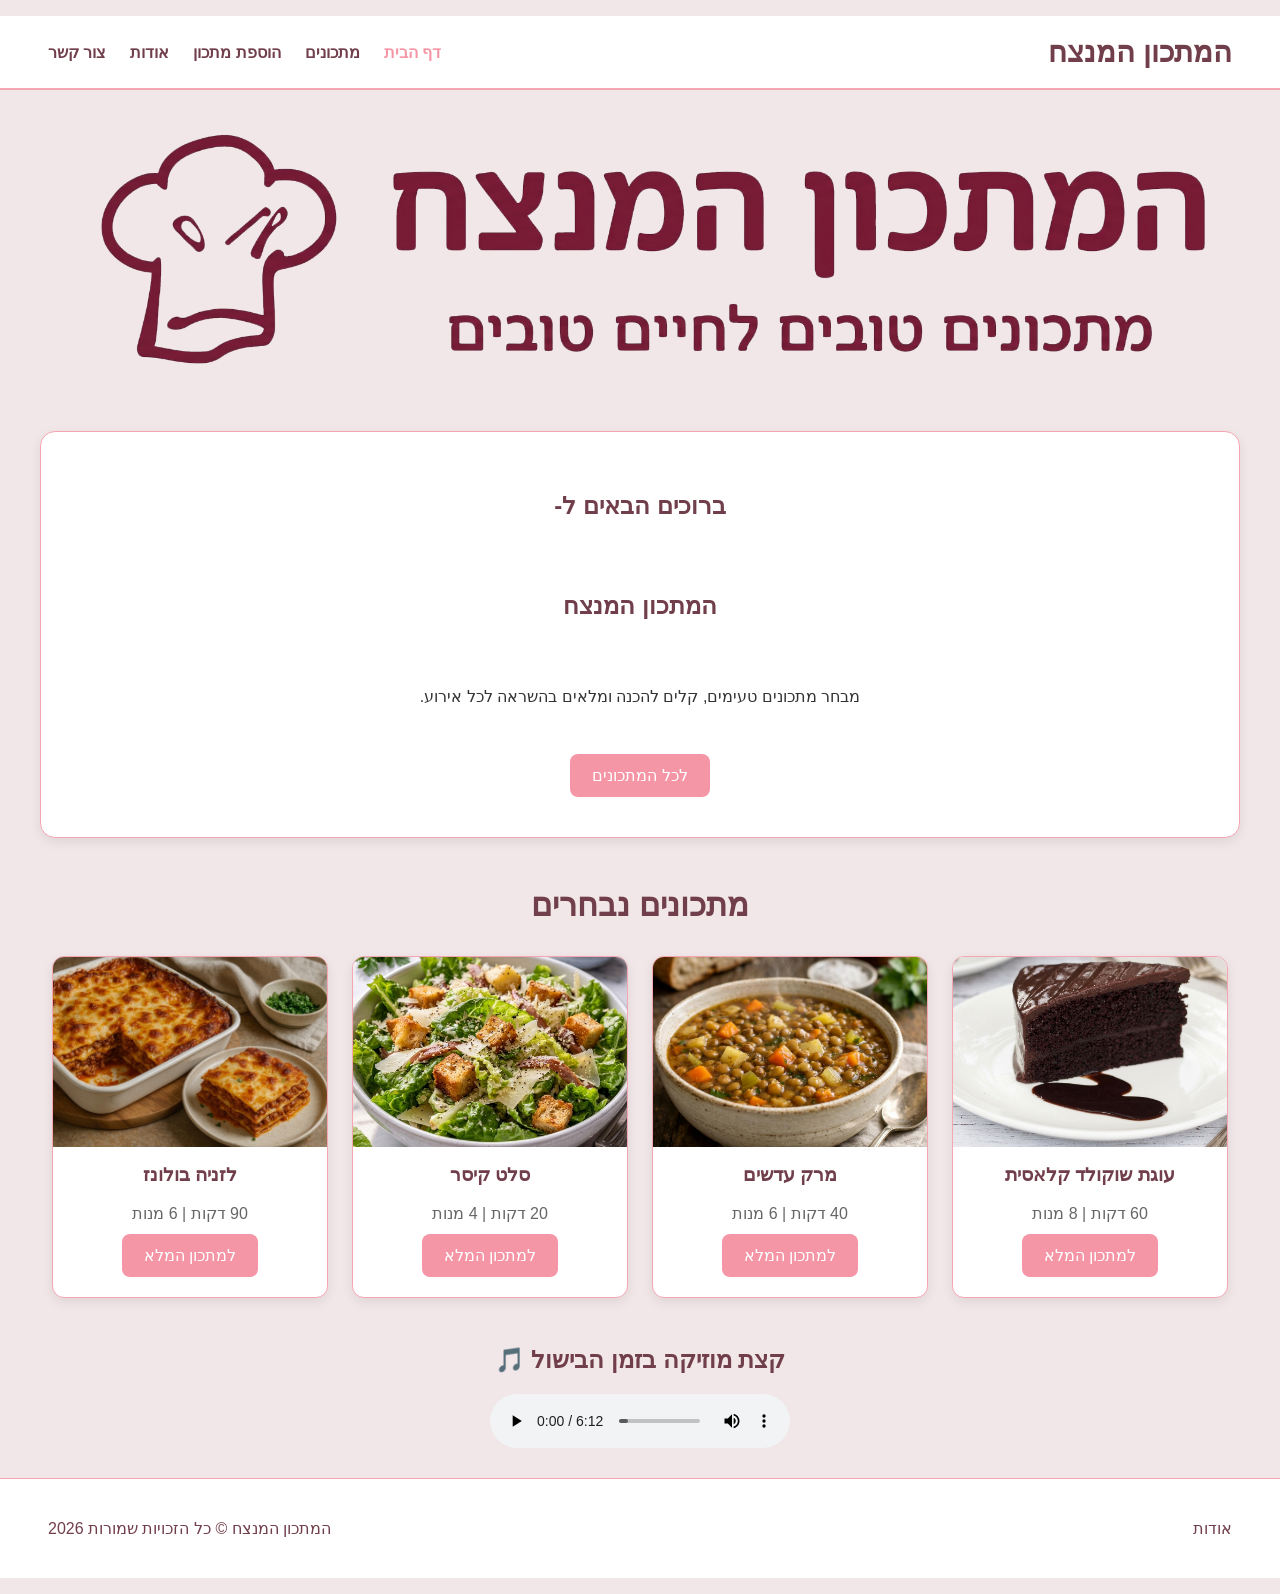
<file: index.html>
<!DOCTYPE html>
<html lang="he" dir="rtl">

<head>
    <meta charset="UTF-8">
    <meta name="viewport" content="width=device-width, initial-scale=1.0">
    <title>המתכון המנצח</title>
      <!-- לוגו לדפדפן -->
    <link rel="icon" href="favicon.ico">
    <link rel="stylesheet" href="css/index.css">
</head>

<body>

    <!-- כותרת האתר -->
    <header>
    <div class="logo">
        <a href="index.html">המתכון המנצח</a>
    </div>

        <nav>
            <a href="index.html" class="active">דף הבית</a>
            <a href="pages/recipes.html">מתכונים</a>
            <a href="pages/add-recipe.html">הוספת מתכון</a>
            <a href="pages/about.html">אודות</a>
            <a href="pages/contact.html">צור קשר</a>
        </nav>
    </header>

    <!-- תוכן ראשי -->
    <main>

        <!-- אזור פתיחה -->
        <section>
            <div class="welcome1">
                <!-- לוגו לדף הבית -->
                <img src="images/logo.png" alt="הלוגו של המתכון המנצח">
            </div>
            <div class="welcome2">
                <h2>ברוכים הבאים ל-</h2>
                <h1>המתכון המנצח</h1>
                <p>מבחר מתכונים טעימים, קלים להכנה ומלאים בהשראה לכל אירוע.</p>
            
                <a href="pages/recipes.html" class="button">לכל המתכונים</a>            
            </div>
        </section>

        <!-- מתכונים נבחרים -->
        <section class="recipes">

            <h2>מתכונים נבחרים</h2>

            <div class="recipes-grid">

                <div class="recipe-card">
                    <img src="images/recipe1.jpg" alt="עוגת שוקולד">
                    <h3>עוגת שוקולד קלאסית</h3>
                    <p>60 דקות | 8 מנות</p>
                    <a href="pages/recipe1.html" class="button">למתכון המלא</a>                
                </div>

                <div class="recipe-card">
                    <img src="images/recipe2.jpg" alt="מרק עדשים">
                    <h3>מרק עדשים</h3>
                    <p>40 דקות | 6 מנות</p>
                    <a href="pages/recipe2.html" class="button">למתכון המלא</a>
                </div>

                <div class="recipe-card">
                    <img src="images/recipe3.jpg" alt="סלט קיסר">
                    <h3>סלט קיסר</h3>
                    <p>20 דקות | 4 מנות</p>
                    <a href="pages/recipe3.html" class="button">למתכון המלא</a>
                </div>

                <div class="recipe-card">
                    <img src="images/recipe4.jpg" alt="לזניה">
                    <h3>לזניה בולונז</h3>
                    <p>90 דקות | 6 מנות</p>
                    <a href="pages/recipe4.html" class="button">למתכון המלא</a>
                </div>

            </div>

        </section>

                <!-- מוזיקה -->
        <section class="music">

            <h2>קצת מוזיקה בזמן הבישול 🎵</h2>

            <audio controls>
                <source src="files/music.mp3" type="audio/mpeg">
                הדפדפן שלך לא תומך בהשמעת קובצי שמע.
            </audio>

            <!-- <a href="files/music.mp3" download class="download-button">
                הורדת קובץ השמע
            </a> -->

        </section>

    </main>

    <!-- תחתית האתר -->
    <footer>
        <a href="pages/about.html">אודות</a>
        <p>המתכון המנצח © כל הזכויות שמורות 2026</p>
    </footer>

</body>

</html>
</file>
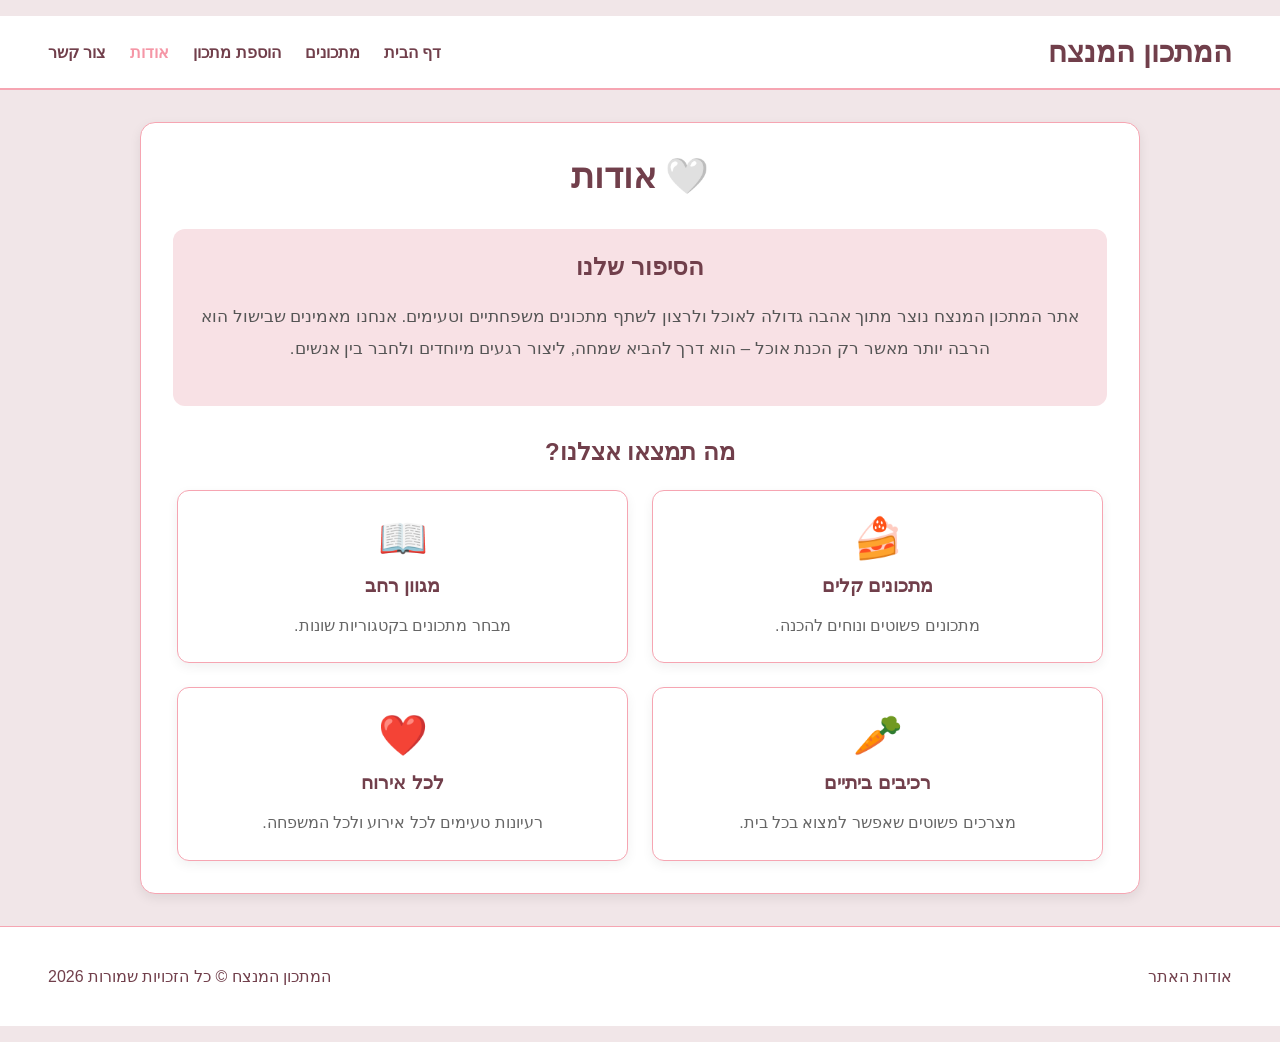
<file: about.html>
<!DOCTYPE html>
<html lang="he" dir="rtl">

<head>
    <meta charset="UTF-8">
    <meta name="viewport" content="width=device-width, initial-scale=1.0">
    <title>אודות | המתכון המנצח</title>
    <link rel="icon" href="../favicon.ico">
   <link rel="stylesheet" href="../css/index.css">
</head>

<body>

    <!-- כותרת האתר -->
    <header>
          <div class="logo">
                <a href="../index.html">המתכון המנצח</a>
                <link rel="stylesheet" href="../css/about.css">
          </div>

        <nav>
            <a href="../index.html">דף הבית</a>
            <a href="recipes.html">מתכונים</a>
            <a href="add-recipe.html">הוספת מתכון</a>
            <a href="about.html" class="active">אודות</a>
            <a href="contact.html">צור קשר</a>
        </nav>
    </header>

    <!-- תוכן ראשי -->
    <main>

        <!-- אזור אודות -->
        <section class="about">

            <h1>🤍 אודות</h1>

            <div class="about-content">

                <h2>הסיפור שלנו</h2>

                <p>
                    אתר המתכון המנצח נוצר מתוך אהבה גדולה לאוכל
                    ולרצון לשתף מתכונים משפחתיים וטעימים.
                    אנחנו מאמינים שבישול הוא הרבה יותר
                    מאשר רק הכנת אוכל – הוא דרך להביא שמחה,
                    ליצור רגעים מיוחדים ולחבר בין אנשים.
                </p>

            </div>

            <!-- היתרונות של האתר -->
            <section class="advantages">

                <h2>מה תמצאו אצלנו?</h2>

                <div class="advantages-grid">

                    <div class="advantage-card">
                        <div class="advantage-icon">🍰</div>
                        <h3>מתכונים קלים</h3>
                        <p>מתכונים פשוטים ונוחים להכנה.</p>
                    </div>

                    <div class="advantage-card">
                        <div class="advantage-icon">📖</div>
                        <h3>מגוון רחב</h3>
                        <p>מבחר מתכונים בקטגוריות שונות.</p>
                    </div>

                    <div class="advantage-card">
                        <div class="advantage-icon">🥕</div>
                        <h3>רכיבים ביתיים</h3>
                        <p>מצרכים פשוטים שאפשר למצוא בכל בית.</p>
                    </div>

                    <div class="advantage-card">
                        <div class="advantage-icon">❤️</div>
                        <h3>לכל אירוח</h3>
                        <p>רעיונות טעימים לכל אירוע ולכל המשפחה.</p>
                    </div>

                </div>

            </section>

        </section>

    </main>

    <!-- תחתית האתר -->
    <footer>
        <a href="about.html">אודות האתר</a>
        <p>המתכון המנצח © כל הזכויות שמורות 2026</p>
    </footer>

</body>

</html>
</file>
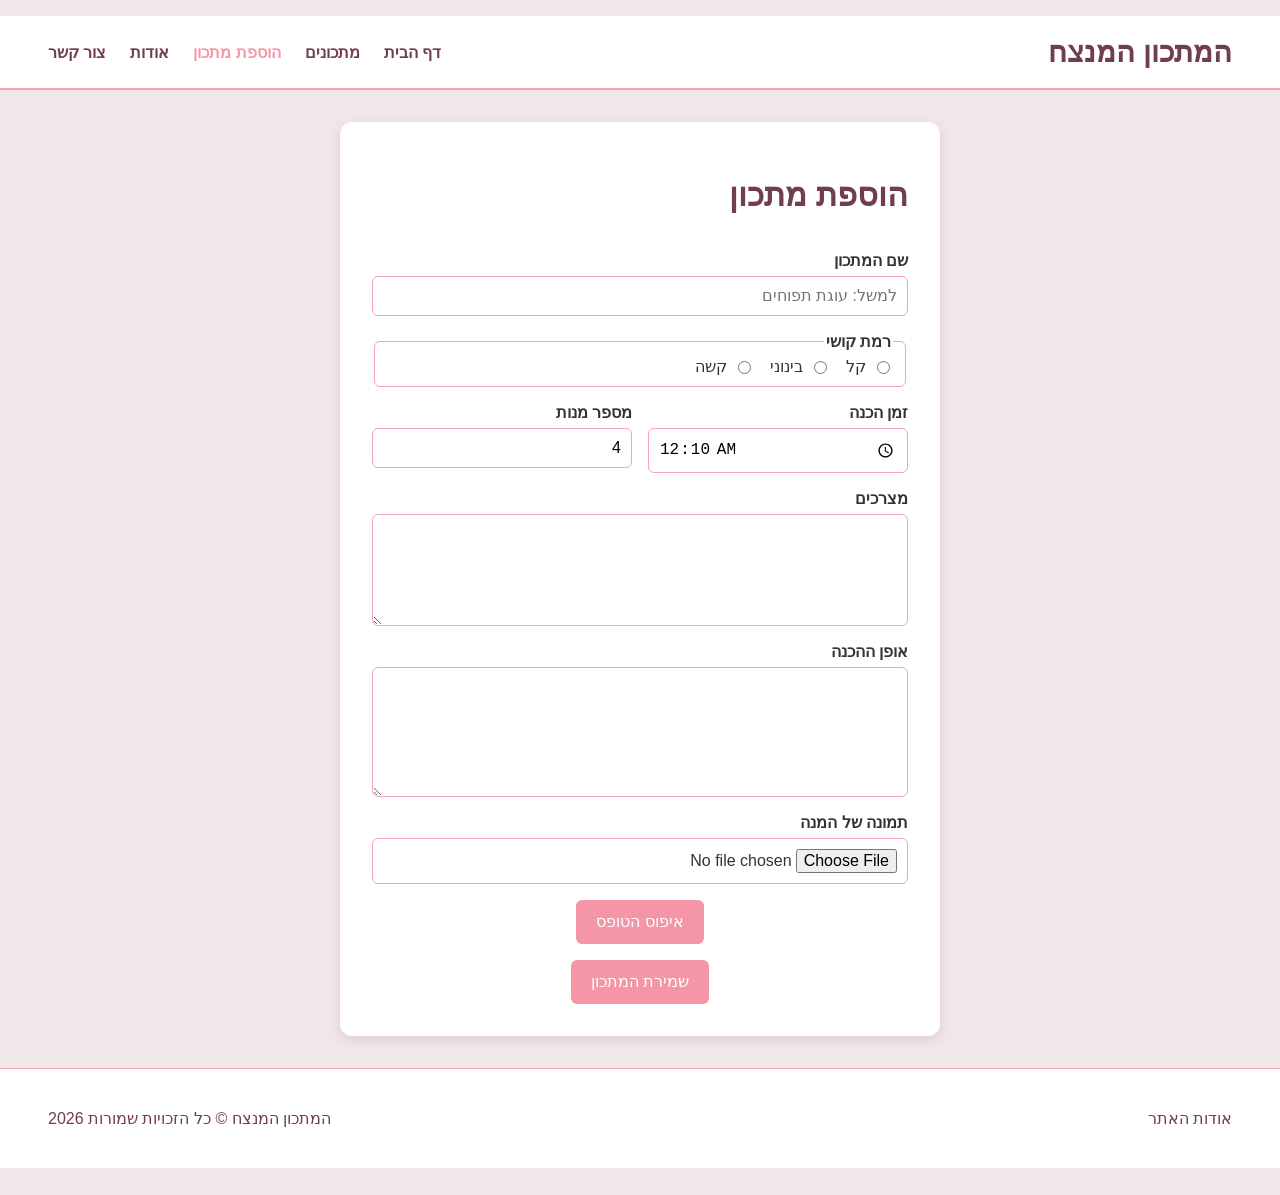
<file: add-recipe.html>
<!DOCTYPE html>
<html lang="he" dir="rtl">

<head>
    <meta charset="UTF-8">
    <meta name="viewport" content="width=device-width, initial-scale=1.0">

    <title>הוספת מתכון | המתכון המנצח</title>

    <link rel="icon" href="../favicon.ico">
    <link rel="stylesheet" href="../css/index.css">
    <link rel="stylesheet" href="../css/add-recipe.css">
</head>

<body>

    <header>
        <div class="logo">
            <a href="../index.html">המתכון המנצח</a>
        </div>

        <nav>
            <a href="../index.html">דף הבית</a>
            <a href="recipes.html">מתכונים</a>
            <a href="add-recipe.html" class="active">הוספת מתכון</a>
            <a href="about.html">אודות</a>
            <a href="contact.html">צור קשר</a>
        </nav>
    </header>

    <main>

        <form action="success.html" method="get">

            <h1>הוספת מתכון</h1>

            <!-- שם המתכון -->
            <div class="field">
                <label for="title">שם המתכון</label>
                <input
                    type="text"
                    id="title"
                    name="title"
                    placeholder="למשל: עוגת תפוחים"
                    required>
            </div>

                <!-- רמת קושי -->
                <div class="field">
                    <fieldset>
                        <legend>רמת קושי</legend>

                        <div class="options">

                            <label class="option">
                                <input type="radio" name="difficulty" value="easy" required>
                                קל
                            </label>

                            <label class="option">
                                <input type="radio" name="difficulty" value="medium">
                                בינוני
                            </label>

                            <label class="option">
                                <input type="radio" name="difficulty" value="hard">
                                קשה
                            </label>

                        </div>
                    </fieldset>
                </div>

            <!-- זמן הכנה וכמות מנות -->
            <div class="row">

                <div class="field">
                    <label for="time">זמן הכנה</label>
                    <input
                        type="time"
                        id="time"
                        name="time"
                        value="00:10"
                        max="05:00"
                        required>
                </div>

                <div class="field">
                    <label for="servings">מספר מנות</label>
                    <input
                        type="number"
                        id="servings"
                        name="servings"
                        min="1"
                        max="50"
                        value="4"
                        required>
                </div>

            </div>

            <!-- מצרכים -->
            <div class="field">
                <label for="ingredients">מצרכים</label>
                <textarea
                    id="ingredients"
                    name="ingredients"
                    rows="5"
                    required></textarea>
            </div>

            <!-- אופן ההכנה -->
            <div class="field">
                <label for="steps">אופן ההכנה</label>
                <textarea
                    id="steps"
                    name="steps"
                    rows="6"
                    required></textarea>
            </div>

            <!-- תמונת המתכון -->
            <div class="field">
                <label for="img">תמונה של המנה</label>
                <input
                    type="file"
                    id="img"
                    name="img"
                    accept="image/*">
            </div>

            <!-- כפתורים -->
            <button type="reset">איפוס הטופס</button>
            <button type="submit">שמירת המתכון</button>

        </form>

    </main>

    <footer>
        <a href="about.html">אודות האתר</a>
        <p>המתכון המנצח © כל הזכויות שמורות 2026</p>
    </footer>

</body>
</html>
</file>
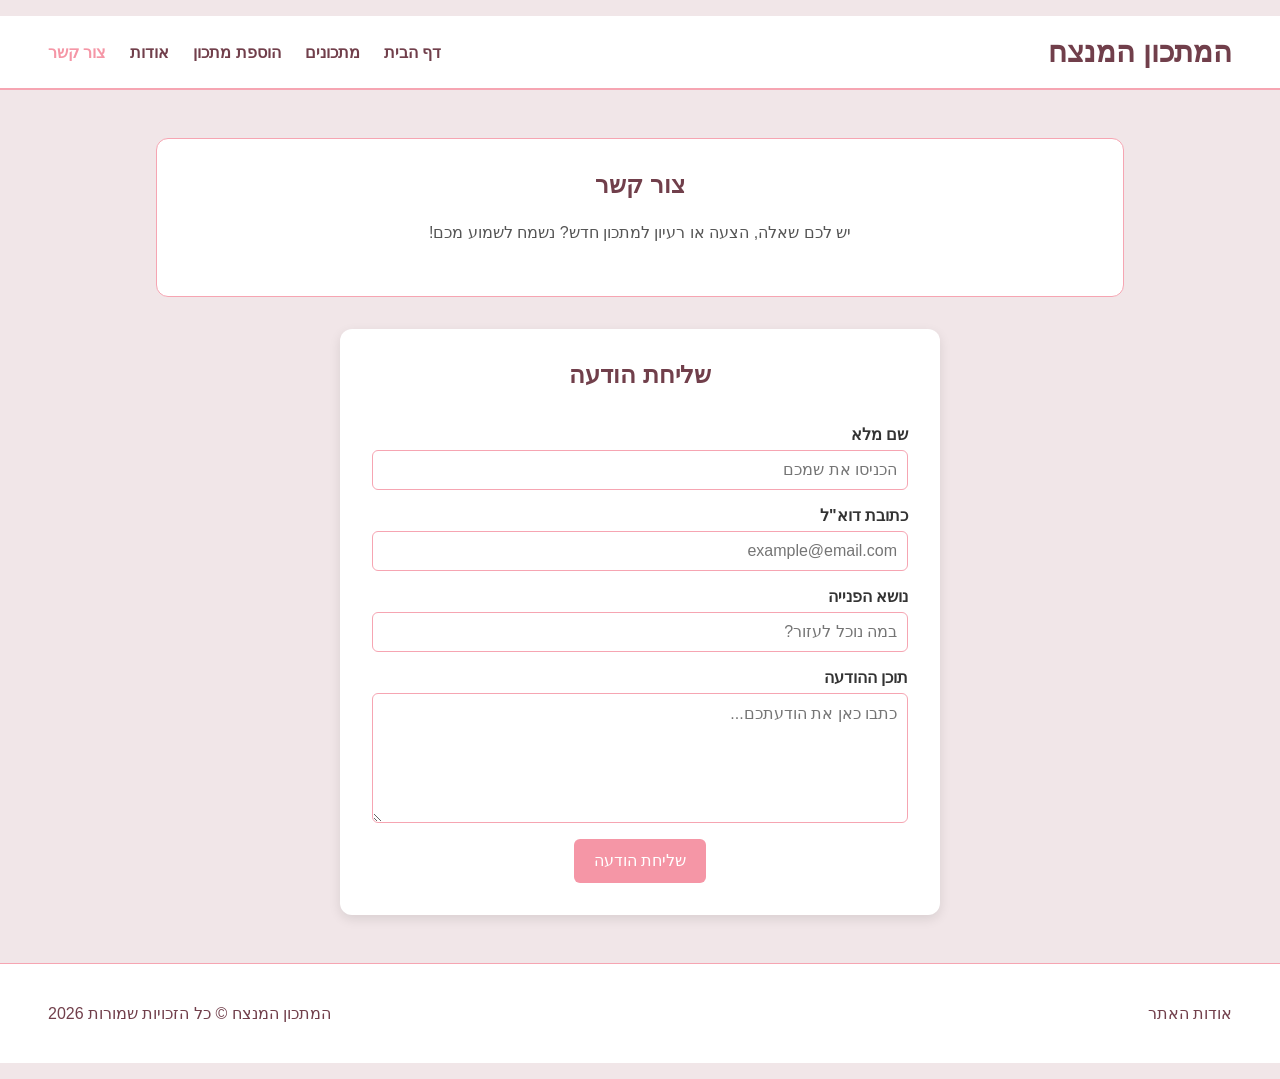
<file: contact.html>
<!DOCTYPE html>
<html lang="he" dir="rtl">

<head>
    <meta charset="UTF-8">
    <meta name="viewport" content="width=device-width, initial-scale=1.0">

    <title>צור קשר | המתכון המנצח</title>

    <link rel="icon" href="../favicon.ico">
    <link rel="stylesheet" href="../css/index.css">
    <link rel="stylesheet" href="../css/contact.css">
</head>

<body>

    <header>
        <div class="logo">
            <a href="../index.html">המתכון המנצח</a>
        </div>

        <nav>
            <a href="../index.html">דף הבית</a>
            <a href="recipes.html">מתכונים</a>
            <a href="add-recipe.html">הוספת מתכון</a>
            <a href="about.html">אודות</a>
            <a href="contact.html" class="active">צור קשר</a>
        </nav>
    </header>

    <main class="contact-page">

        <section class="contact-intro">
            <h1>צור קשר</h1>
            <p>
                יש לכם שאלה, הצעה או רעיון למתכון חדש?
                נשמח לשמוע מכם!
            </p>
        </section>

        <form action="#" method="get">

            <h2>שליחת הודעה</h2>

            <div class="field">
                <label for="name">שם מלא</label>
                <input
                    type="text"
                    id="name"
                    name="name"
                    placeholder="הכניסו את שמכם"
                    required>
            </div>

            <div class="field">
                <label for="email">כתובת דוא"ל</label>
                <input
                    type="email"
                    id="email"
                    name="email"
                    placeholder="example@email.com"
                    required>
            </div>

            <div class="field">
                <label for="subject">נושא הפנייה</label>
                <input
                    type="text"
                    id="subject"
                    name="subject"
                    placeholder="במה נוכל לעזור?"
                    required>
            </div>

            <div class="field">
                <label for="message">תוכן ההודעה</label>
                <textarea
                    id="message"
                    name="message"
                    rows="6"
                    placeholder="כתבו כאן את הודעתכם..."
                    required></textarea>
            </div>

            <button type="submit">שליחת הודעה</button>

        </form>

    </main>

    <footer>
        <a href="about.html">אודות האתר</a>
        <p>המתכון המנצח © כל הזכויות שמורות 2026</p>
    </footer>

</body>
</html>
</file>
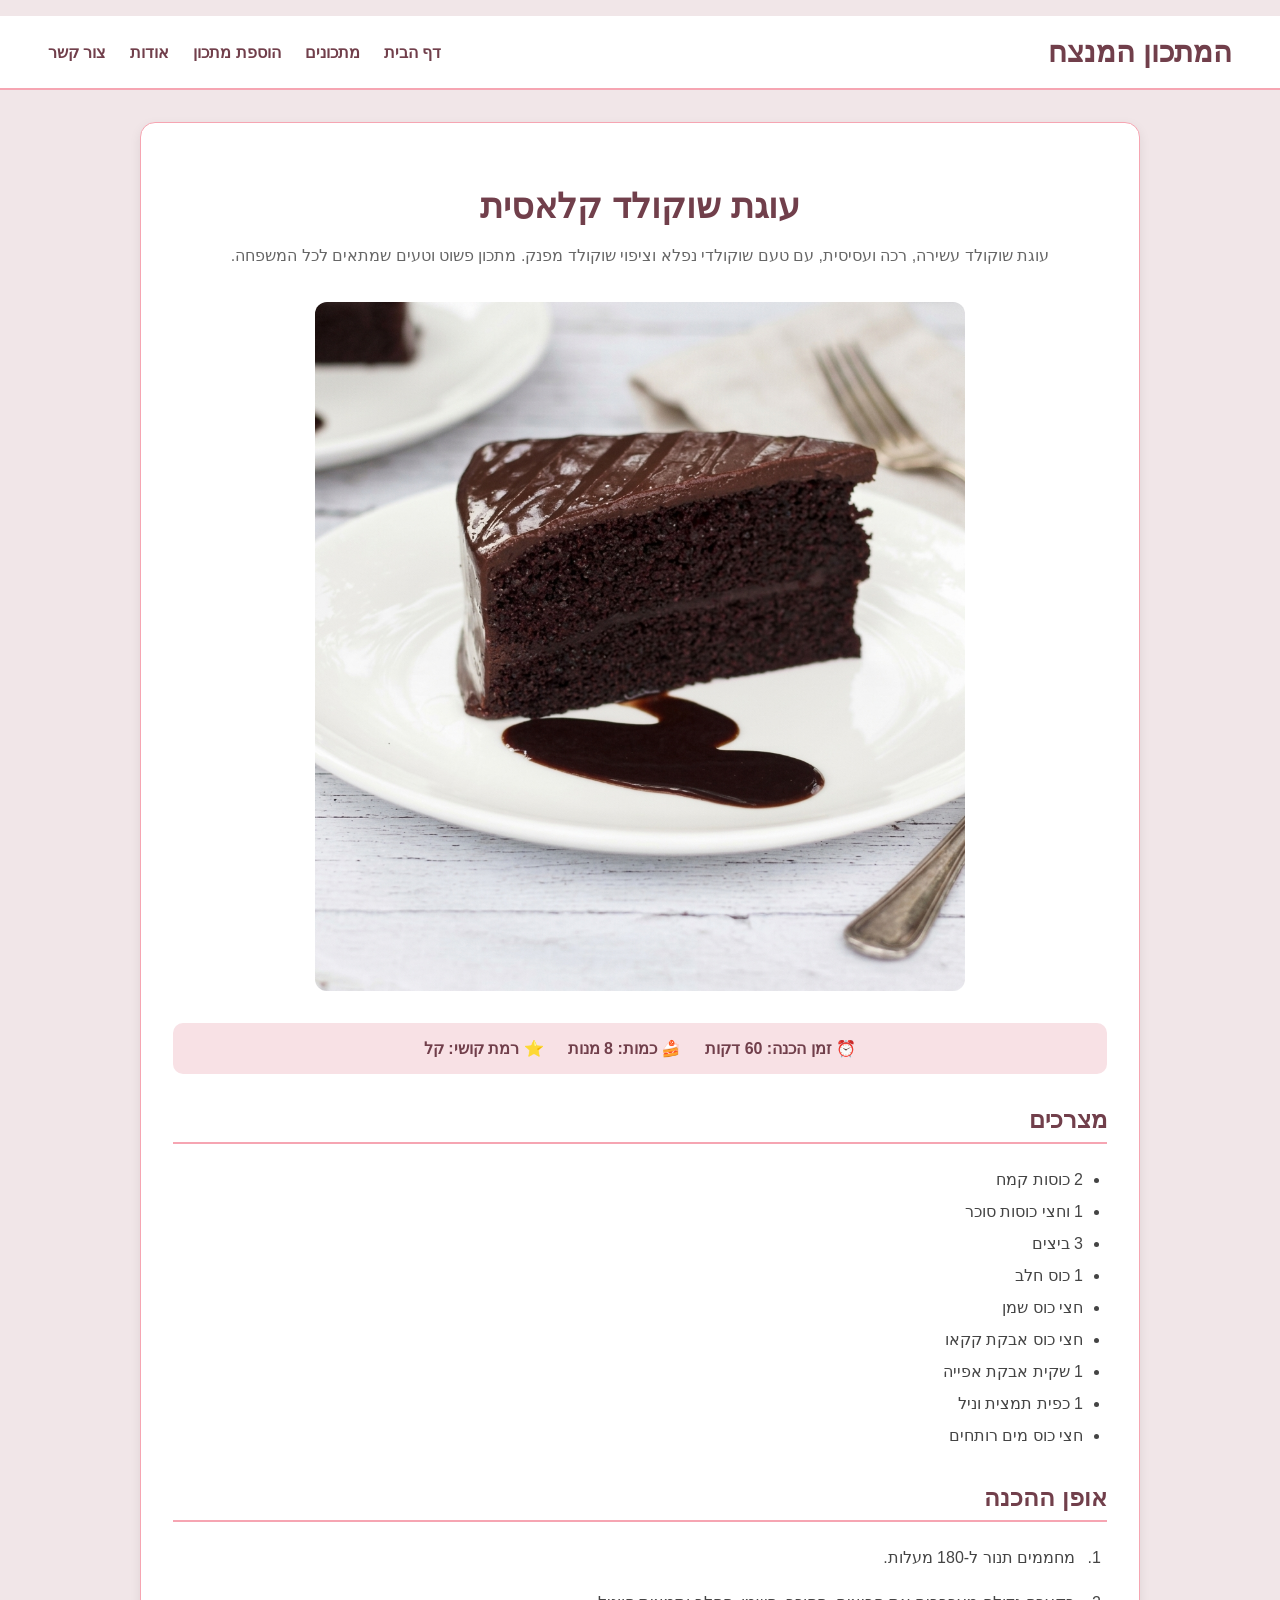
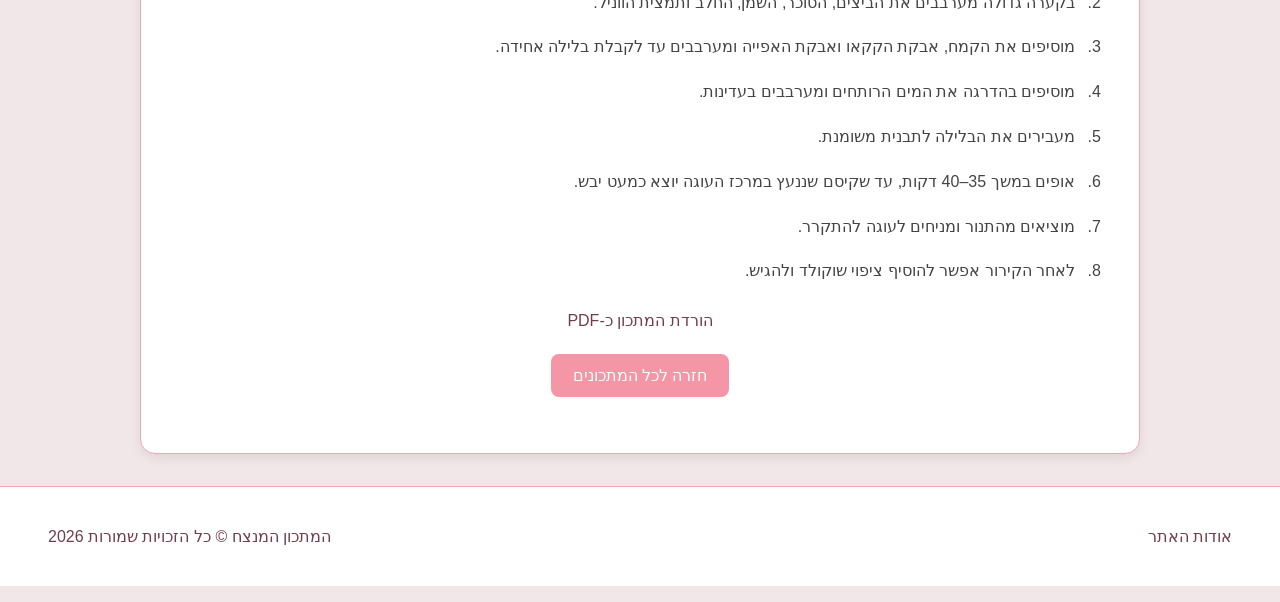
<file: recipe1.html>
<!DOCTYPE html>
<html lang="he" dir="rtl">

<head>
    <meta charset="UTF-8">
    <meta name="viewport" content="width=device-width, initial-scale=1.0">

    <title>עוגת שוקולד קלאסית | המתכון המנצח</title>

    <link rel="icon" href="../favicon.ico">
    <link rel="stylesheet" href="../css/index.css">
    <link rel="stylesheet" href="../css/recipe.css">
</head>

<body>

    <!-- כותרת האתר -->
    <header>
        <div class="logo">
            <a href="../index.html">המתכון המנצח</a>
        </div>

        <nav>
            <a href="../index.html">דף הבית</a>
            <a href="recipes.html">מתכונים</a>
            <a href="add-recipe.html">הוספת מתכון</a>
            <a href="about.html">אודות</a>
            <a href="contact.html">צור קשר</a>
        </nav>
    </header>

    <!-- תוכן המתכון -->
    <main class="recipe-page">

        <article>

             <!-- לוגו שיופיע בקובץ ה-PDF -->
             <div class="print-logo">
                 <img src="../images/logo.png" alt="הלוגו של המתכון המנצח">
             </div>


            <div class="recipe-header">
                <h1>עוגת שוקולד קלאסית</h1>

                <p>
                    עוגת שוקולד עשירה, רכה ועסיסית,
                    עם טעם שוקולדי נפלא וציפוי שוקולד מפנק.
                    מתכון פשוט וטעים שמתאים לכל המשפחה.
                </p>
            </div>

            <img
                src="../images/recipe1.jpg"
                alt="עוגת שוקולד קלאסית"
                class="recipe-image"
            >

            <!-- פרטי המתכון -->
            <div class="recipe-details">
                <p>⏰ זמן הכנה: 60 דקות</p>
                <p>🍰 כמות: 8 מנות</p>
                <p>⭐ רמת קושי: קל</p>
            </div>

            <!-- מצרכים -->
            <section>
                <h2>מצרכים</h2>

                <ul class="ingredients-list">
                    <li>2 כוסות קמח</li>
                    <li>1 וחצי כוסות סוכר</li>
                    <li>3 ביצים</li>
                    <li>1 כוס חלב</li>
                    <li>חצי כוס שמן</li>
                    <li>חצי כוס אבקת קקאו</li>
                    <li>1 שקית אבקת אפייה</li>
                    <li>1 כפית תמצית וניל</li>
                    <li>חצי כוס מים רותחים</li>
                </ul>
            </section>

            <!-- אופן ההכנה -->
            <section>
                <h2>אופן ההכנה</h2>

                <ol class="instructions-list">
                    <li>מחממים תנור ל-180 מעלות.</li>

                    <li>
                        בקערה גדולה מערבבים את הביצים,
                        הסוכר, השמן, החלב ותמצית הווניל.
                    </li>

                    <li>
                        מוסיפים את הקמח, אבקת הקקאו
                        ואבקת האפייה ומערבבים עד לקבלת בלילה אחידה.
                    </li>

                    <li>
                        מוסיפים בהדרגה את המים הרותחים
                        ומערבבים בעדינות.
                    </li>

                    <li>
                        מעבירים את הבלילה לתבנית משומנת.
                    </li>

                    <li>
                        אופים במשך 35–40 דקות,
                        עד שקיסם שננעץ במרכז העוגה יוצא כמעט יבש.
                    </li>

                    <li>
                        מוציאים מהתנור ומניחים לעוגה להתקרר.
                    </li>

                    <li>
                        לאחר הקירור אפשר להוסיף ציפוי שוקולד
                        ולהגיש.
                    </li>
                </ol>
            </section>

        </article>

        <a href="../files/recipe1.pdf"
        class="download-button"
        download>
            הורדת המתכון כ-PDF
        </a>

        <a href="recipes.html" class="button">חזרה לכל המתכונים</a>

    </main>

    <!-- תחתית האתר -->
    <footer>
        <a href="about.html">אודות האתר</a>
        <p>המתכון המנצח © כל הזכויות שמורות 2026</p>
    </footer>

</body>
</html>
</file>
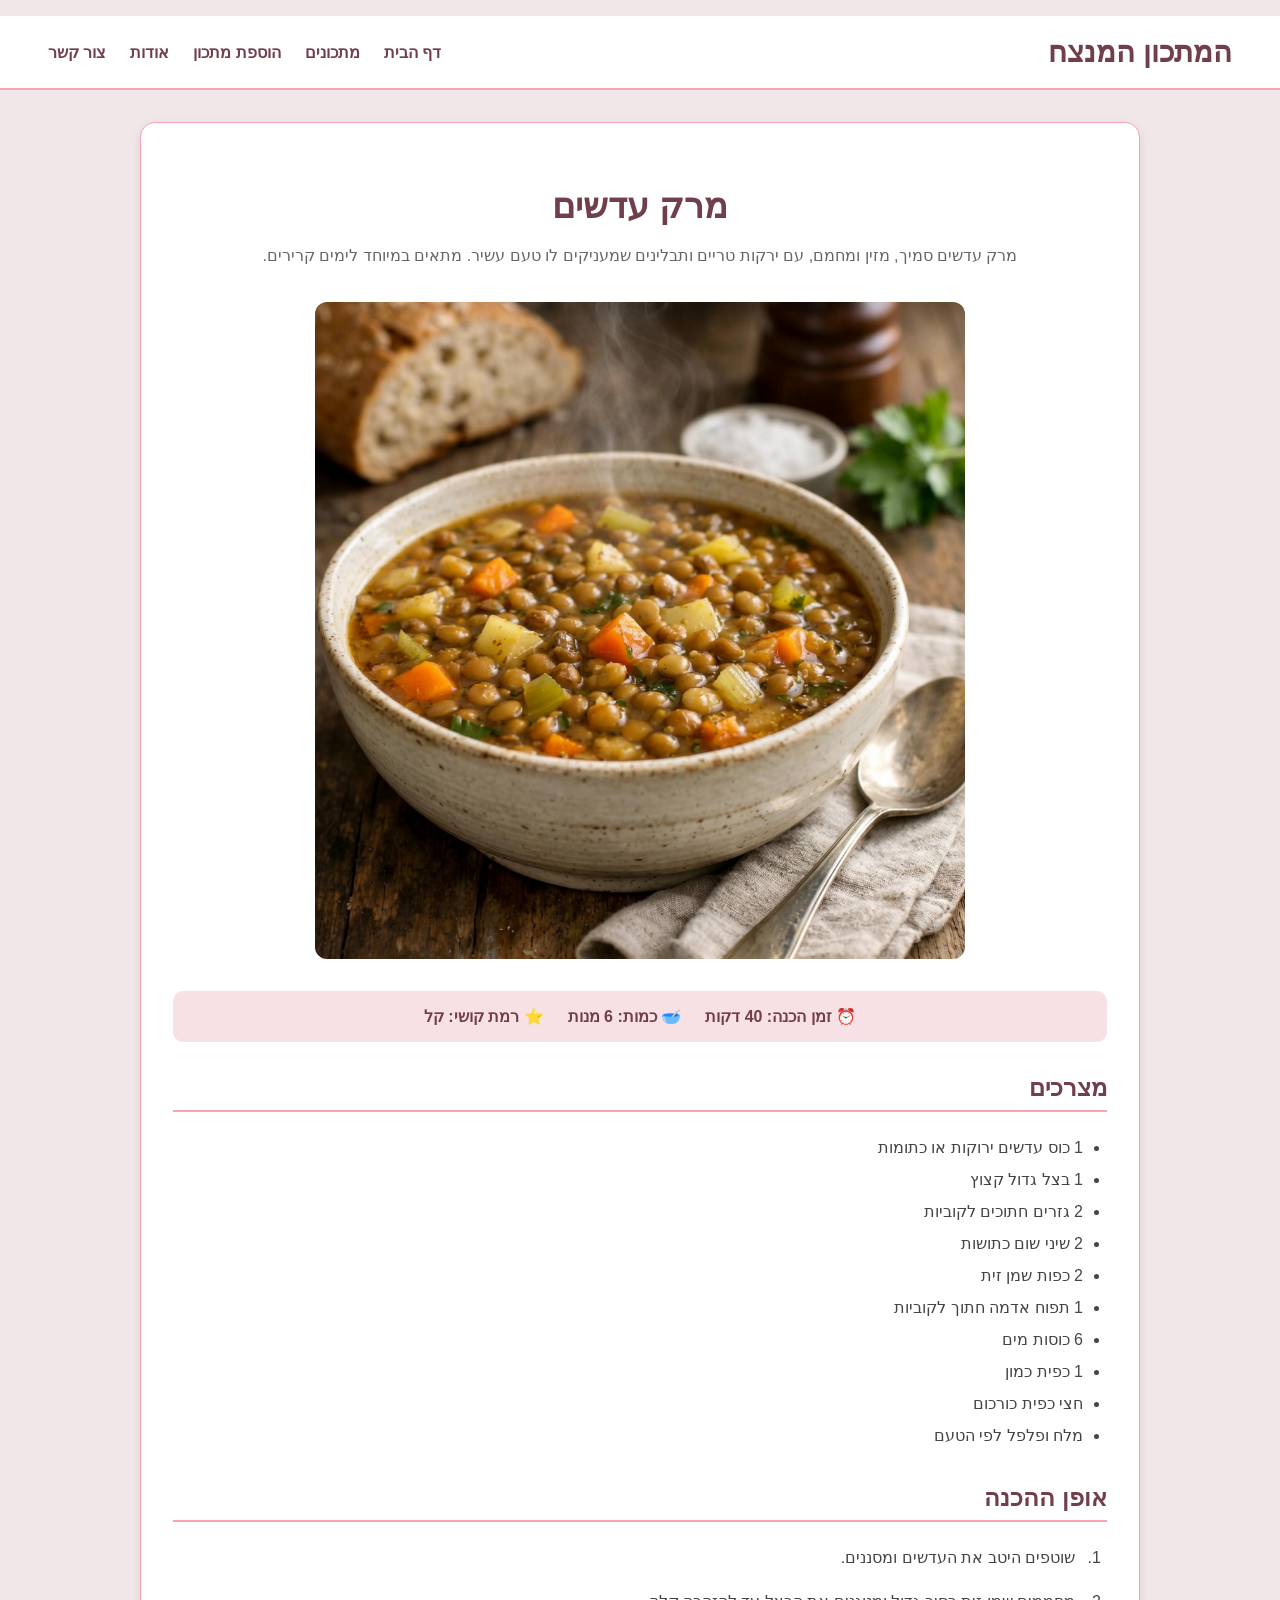
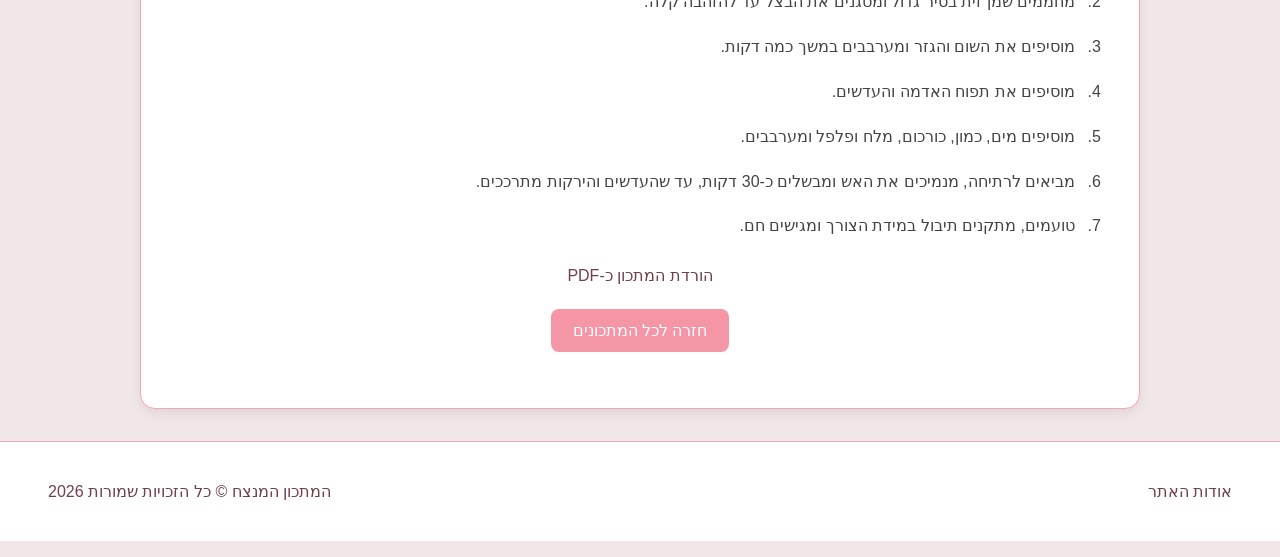
<file: recipe2.html>
<!DOCTYPE html>
<html lang="he" dir="rtl">

<head>
    <meta charset="UTF-8">
    <meta name="viewport" content="width=device-width, initial-scale=1.0">

    <title>מרק עדשים | המתכון המנצח</title>

    <link rel="icon" href="../favicon.ico">
    <link rel="stylesheet" href="../css/index.css">
    <link rel="stylesheet" href="../css/recipe.css">
</head>

<body>

    <!-- כותרת האתר -->
    <header>
        <div class="logo">
            <a href="../index.html">המתכון המנצח</a>
        </div>

        <nav>
            <a href="../index.html">דף הבית</a>
            <a href="recipes.html">מתכונים</a>
            <a href="add-recipe.html">הוספת מתכון</a>
            <a href="about.html">אודות</a>
            <a href="contact.html">צור קשר</a>
        </nav>
    </header>

    <!-- תוכן המתכון -->
    <main class="recipe-page">

        <article>

            <!-- לוגו שיופיע בקובץ ה-PDF -->
            <div class="print-logo">
                <img src="../images/logo.png" alt="הלוגו של המתכון המנצח">
            </div>

            <div class="recipe-header">
                <h1>מרק עדשים</h1>

                <p>
                    מרק עדשים סמיך, מזין ומחמם,
                    עם ירקות טריים ותבלינים שמעניקים לו טעם עשיר.
                    מתאים במיוחד לימים קרירים.
                </p>
            </div>

            <img
                src="../images/recipe2.jpg"
                alt="קערת מרק עדשים חם"
                class="recipe-image"
            >

            <!-- פרטי המתכון -->
            <div class="recipe-details">
                <p>⏰ זמן הכנה: 40 דקות</p>
                <p>🥣 כמות: 6 מנות</p>
                <p>⭐ רמת קושי: קל</p>
            </div>

            <!-- מצרכים -->
            <section>
                <h2>מצרכים</h2>

                <ul class="ingredients-list">
                    <li>1 כוס עדשים ירוקות או כתומות</li>
                    <li>1 בצל גדול קצוץ</li>
                    <li>2 גזרים חתוכים לקוביות</li>
                    <li>2 שיני שום כתושות</li>
                    <li>2 כפות שמן זית</li>
                    <li>1 תפוח אדמה חתוך לקוביות</li>
                    <li>6 כוסות מים</li>
                    <li>1 כפית כמון</li>
                    <li>חצי כפית כורכום</li>
                    <li>מלח ופלפל לפי הטעם</li>
                </ul>
            </section>

            <!-- אופן ההכנה -->
            <section>
                <h2>אופן ההכנה</h2>

                <ol class="instructions-list">
                    <li>
                        שוטפים היטב את העדשים ומסננים.
                    </li>

                    <li>
                        מחממים שמן זית בסיר גדול
                        ומטגנים את הבצל עד להזהבה קלה.
                    </li>

                    <li>
                        מוסיפים את השום והגזר
                        ומערבבים במשך כמה דקות.
                    </li>

                    <li>
                        מוסיפים את תפוח האדמה והעדשים.
                    </li>

                    <li>
                        מוסיפים מים, כמון, כורכום,
                        מלח ופלפל ומערבבים.
                    </li>

                    <li>
                        מביאים לרתיחה, מנמיכים את האש
                        ומבשלים כ-30 דקות,
                        עד שהעדשים והירקות מתרככים.
                    </li>

                    <li>
                        טועמים, מתקנים תיבול במידת הצורך
                        ומגישים חם.
                    </li>
                </ol>
            </section>

        </article>

        <a href="../files/recipe2.pdf"
        class="download-button"
        download>
            הורדת המתכון כ-PDF
        </a>

        <a href="recipes.html" class="button">חזרה לכל המתכונים</a>

    </main>

    <!-- תחתית האתר -->
    <footer>
        <a href="about.html">אודות האתר</a>
        <p>המתכון המנצח © כל הזכויות שמורות 2026</p>
    </footer>

</body>
</html>
</file>
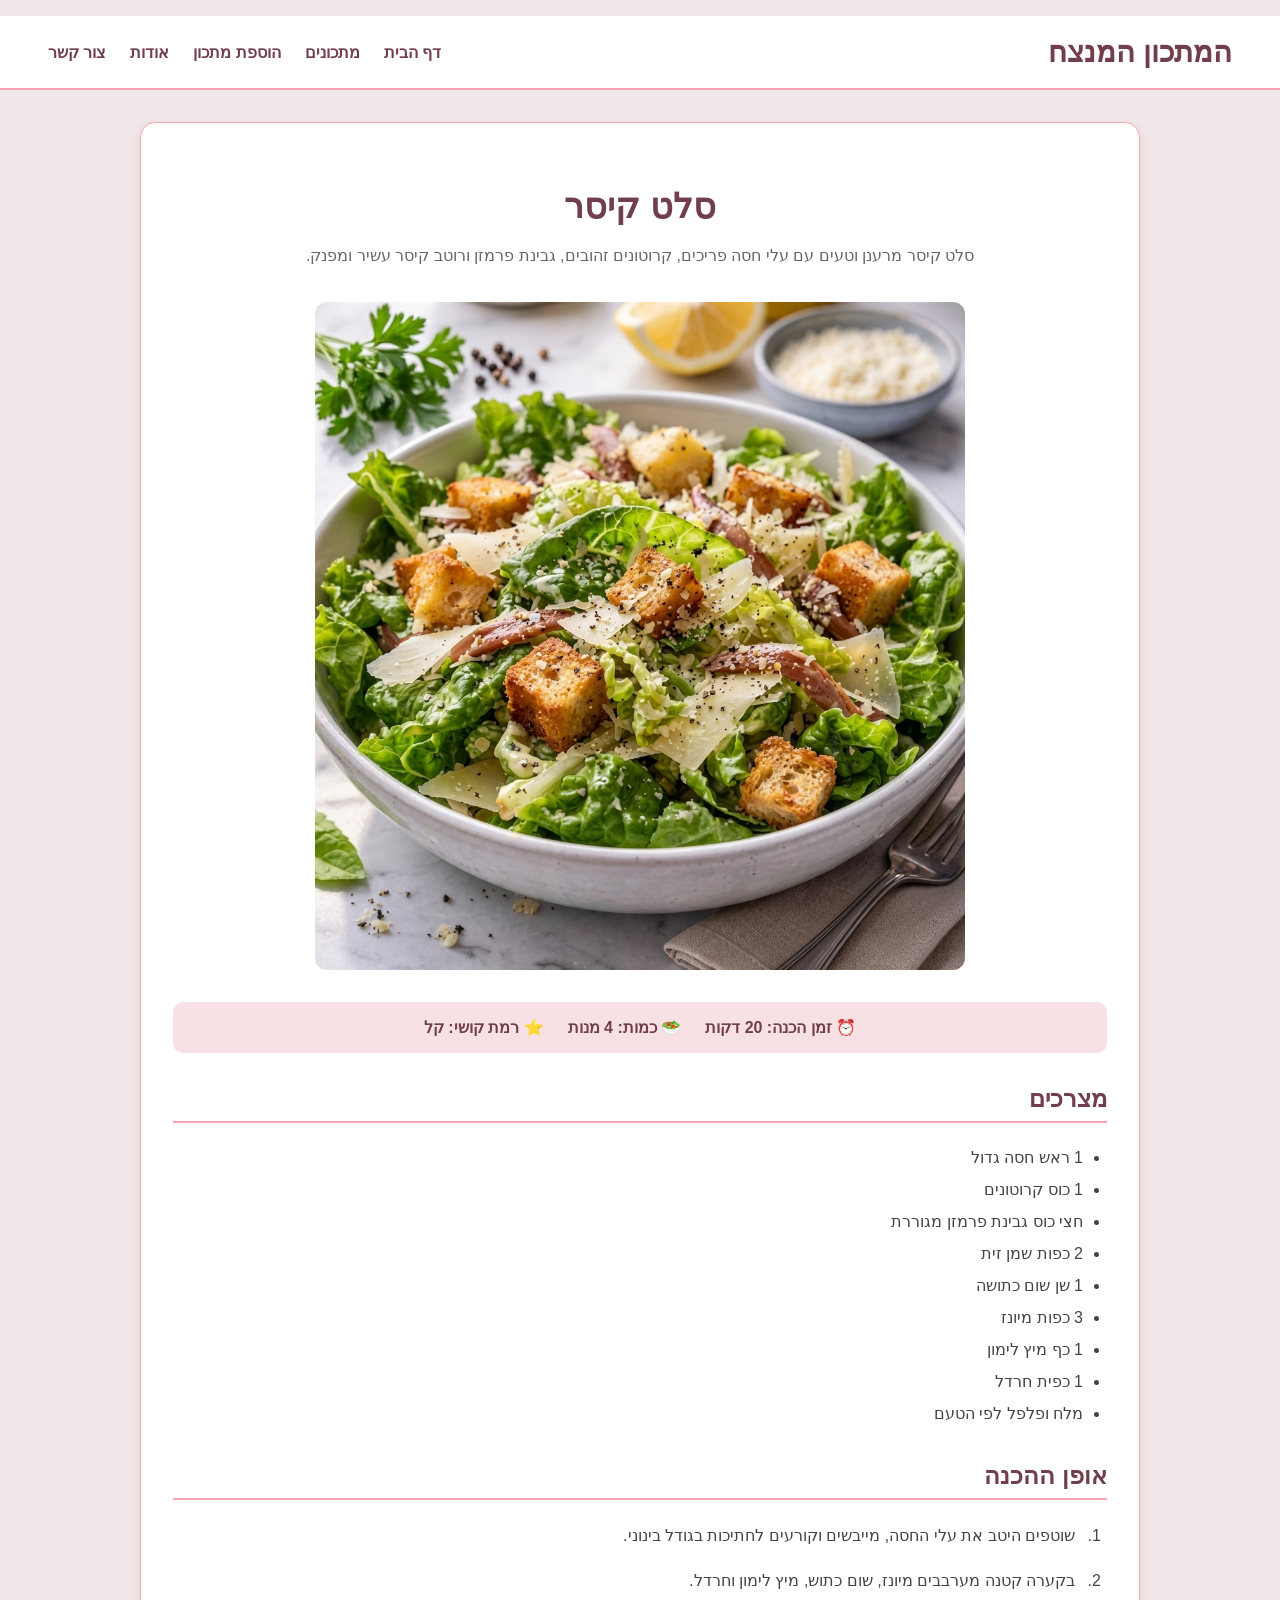
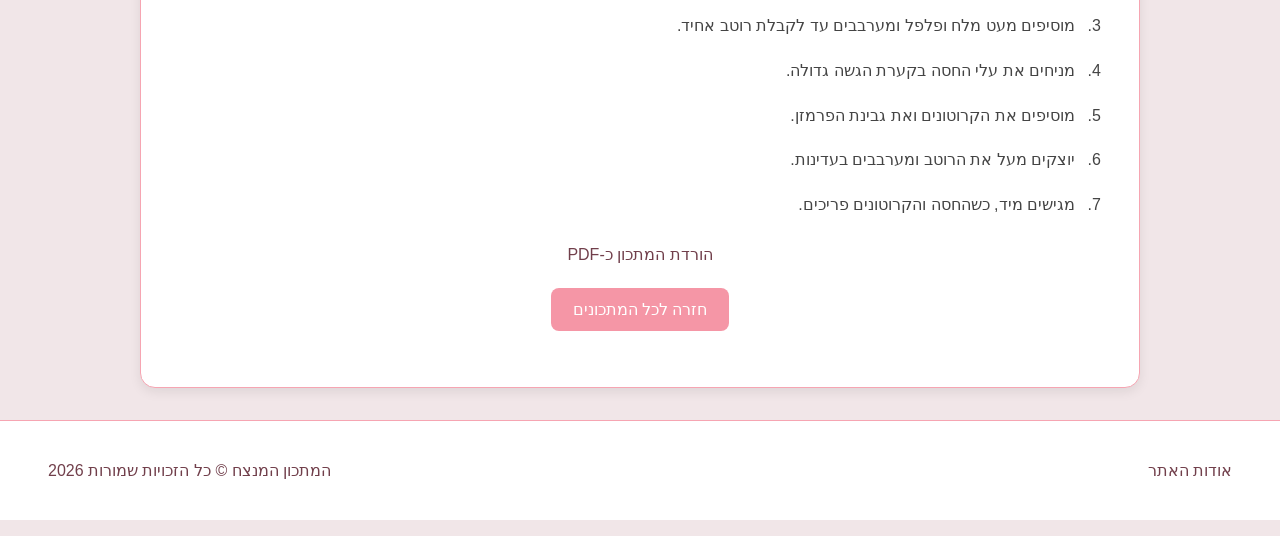
<file: recipe3.html>
<!DOCTYPE html>
<html lang="he" dir="rtl">

<head>
    <meta charset="UTF-8">
    <meta name="viewport" content="width=device-width, initial-scale=1.0">

    <title>סלט קיסר | המתכון המנצח</title>

    <link rel="icon" href="../favicon.ico">
    <link rel="stylesheet" href="../css/index.css">
    <link rel="stylesheet" href="../css/recipe.css">
</head>

<body>

    <!-- כותרת האתר -->
    <header>
        <div class="logo">
            <a href="../index.html">המתכון המנצח</a>
        </div>

        <nav>
            <a href="../index.html">דף הבית</a>
            <a href="recipes.html">מתכונים</a>
            <a href="add-recipe.html">הוספת מתכון</a>
            <a href="about.html">אודות</a>
            <a href="contact.html">צור קשר</a>
        </nav>
    </header>

    <!-- תוכן המתכון -->
    <main class="recipe-page">

        <article>

            <!-- לוגו שיופיע בקובץ ה-PDF -->
            <div class="print-logo">
                <img src="../images/logo.png" alt="הלוגו של המתכון המנצח">
            </div>

            <div class="recipe-header">
                <h1>סלט קיסר</h1>

                <p>
                    סלט קיסר מרענן וטעים עם עלי חסה פריכים,
                    קרוטונים זהובים, גבינת פרמזן
                    ורוטב קיסר עשיר ומפנק.
                </p>
            </div>

            <img
                src="../images/recipe3.jpg"
                alt="סלט קיסר עם חסה, קרוטונים וגבינת פרמזן"
                class="recipe-image"
            >

            <!-- פרטי המתכון -->
            <div class="recipe-details">
                <p>⏰ זמן הכנה: 20 דקות</p>
                <p>🥗 כמות: 4 מנות</p>
                <p>⭐ רמת קושי: קל</p>
            </div>

            <!-- מצרכים -->
            <section>
                <h2>מצרכים</h2>

                <ul class="ingredients-list">
                    <li>1 ראש חסה גדול</li>
                    <li>1 כוס קרוטונים</li>
                    <li>חצי כוס גבינת פרמזן מגוררת</li>
                    <li>2 כפות שמן זית</li>
                    <li>1 שן שום כתושה</li>
                    <li>3 כפות מיונז</li>
                    <li>1 כף מיץ לימון</li>
                    <li>1 כפית חרדל</li>
                    <li>מלח ופלפל לפי הטעם</li>
                </ul>
            </section>

            <!-- אופן ההכנה -->
            <section>
                <h2>אופן ההכנה</h2>

                <ol class="instructions-list">
                    <li>
                        שוטפים היטב את עלי החסה,
                        מייבשים וקורעים לחתיכות בגודל בינוני.
                    </li>

                    <li>
                        בקערה קטנה מערבבים מיונז,
                        שום כתוש, מיץ לימון וחרדל.
                    </li>

                    <li>
                        מוסיפים מעט מלח ופלפל
                        ומערבבים עד לקבלת רוטב אחיד.
                    </li>

                    <li>
                        מניחים את עלי החסה בקערת הגשה גדולה.
                    </li>

                    <li>
                        מוסיפים את הקרוטונים ואת גבינת הפרמזן.
                    </li>

                    <li>
                        יוצקים מעל את הרוטב ומערבבים בעדינות.
                    </li>

                    <li>
                        מגישים מיד, כשהחסה והקרוטונים פריכים.
                    </li>
                </ol>
            </section>

        </article>

        <a href="../files/recipe3.pdf"
        class="download-button"
        download>
            הורדת המתכון כ-PDF
        </a>

        <a href="recipes.html" class="button">חזרה לכל המתכונים</a>

    </main>

    <!-- תחתית האתר -->
    <footer>
        <a href="about.html">אודות האתר</a>
        <p>המתכון המנצח © כל הזכויות שמורות 2026</p>
    </footer>

</body>
</html>
</file>
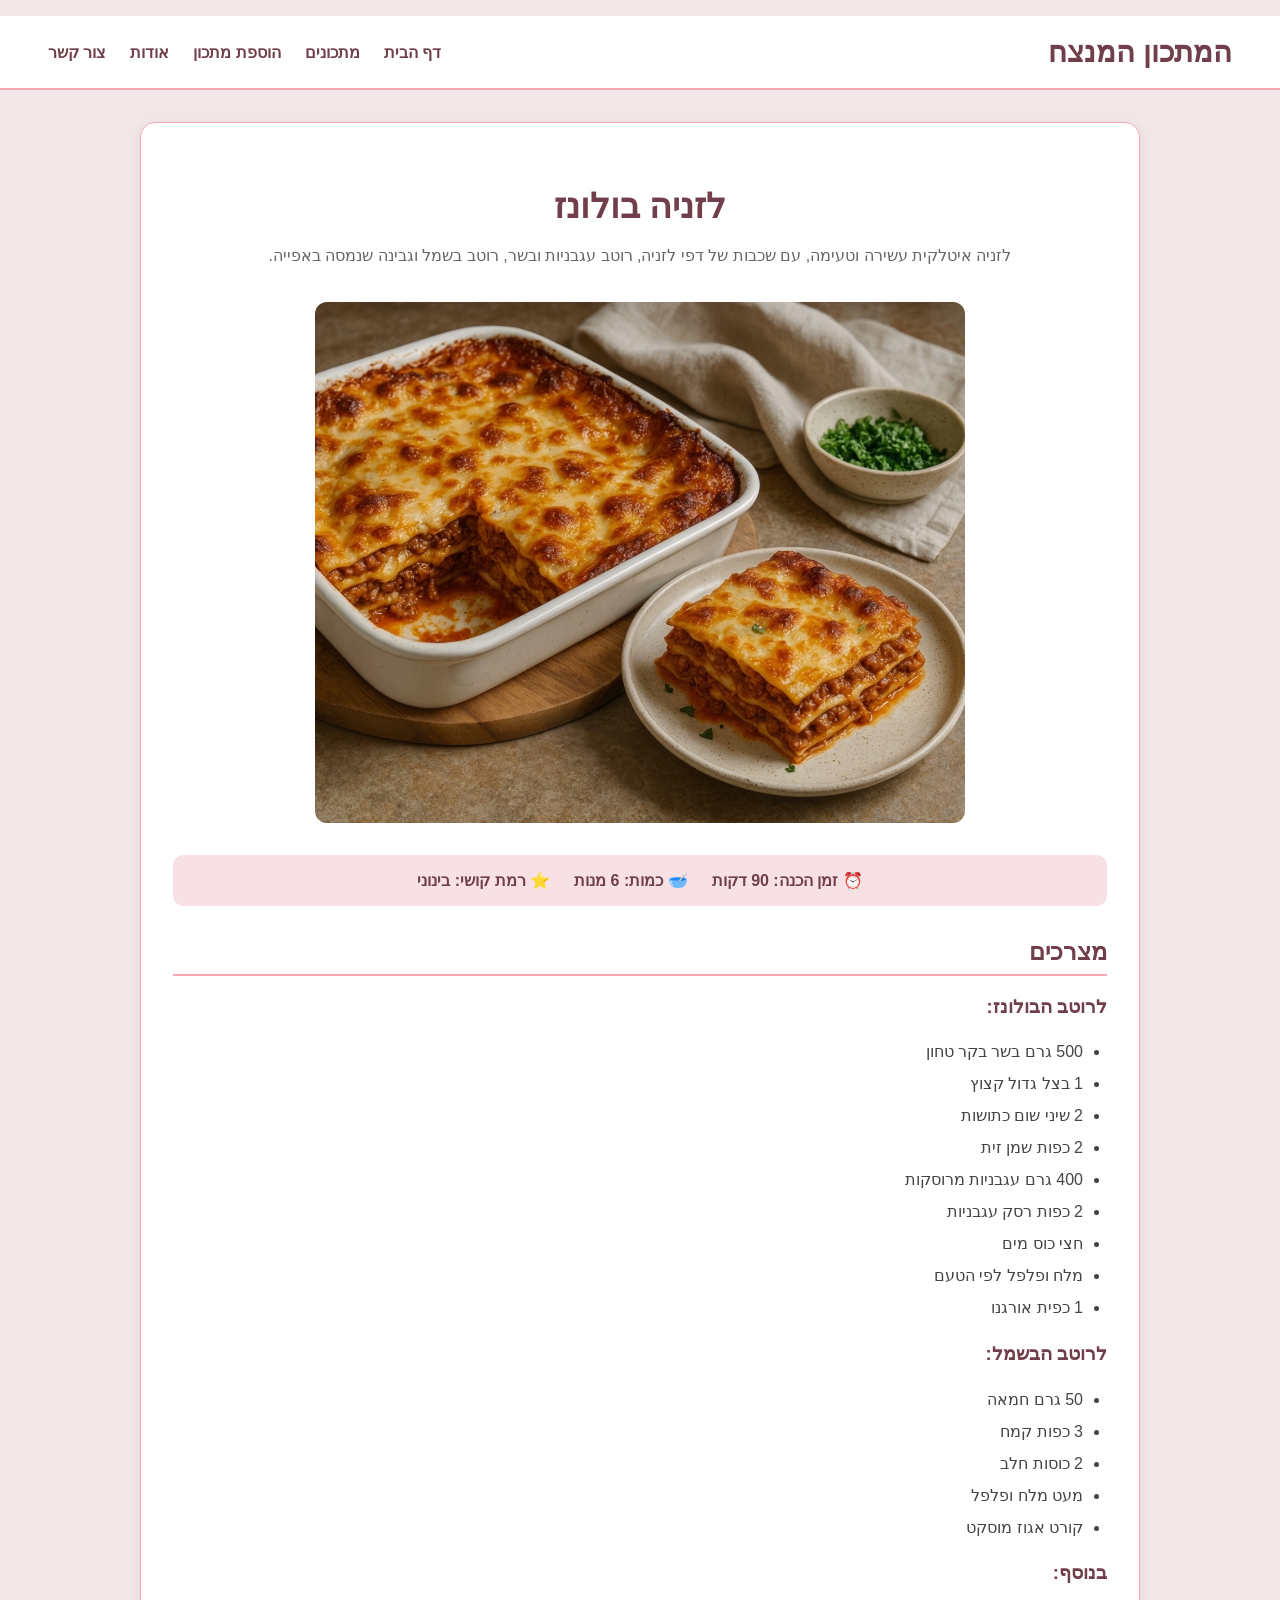
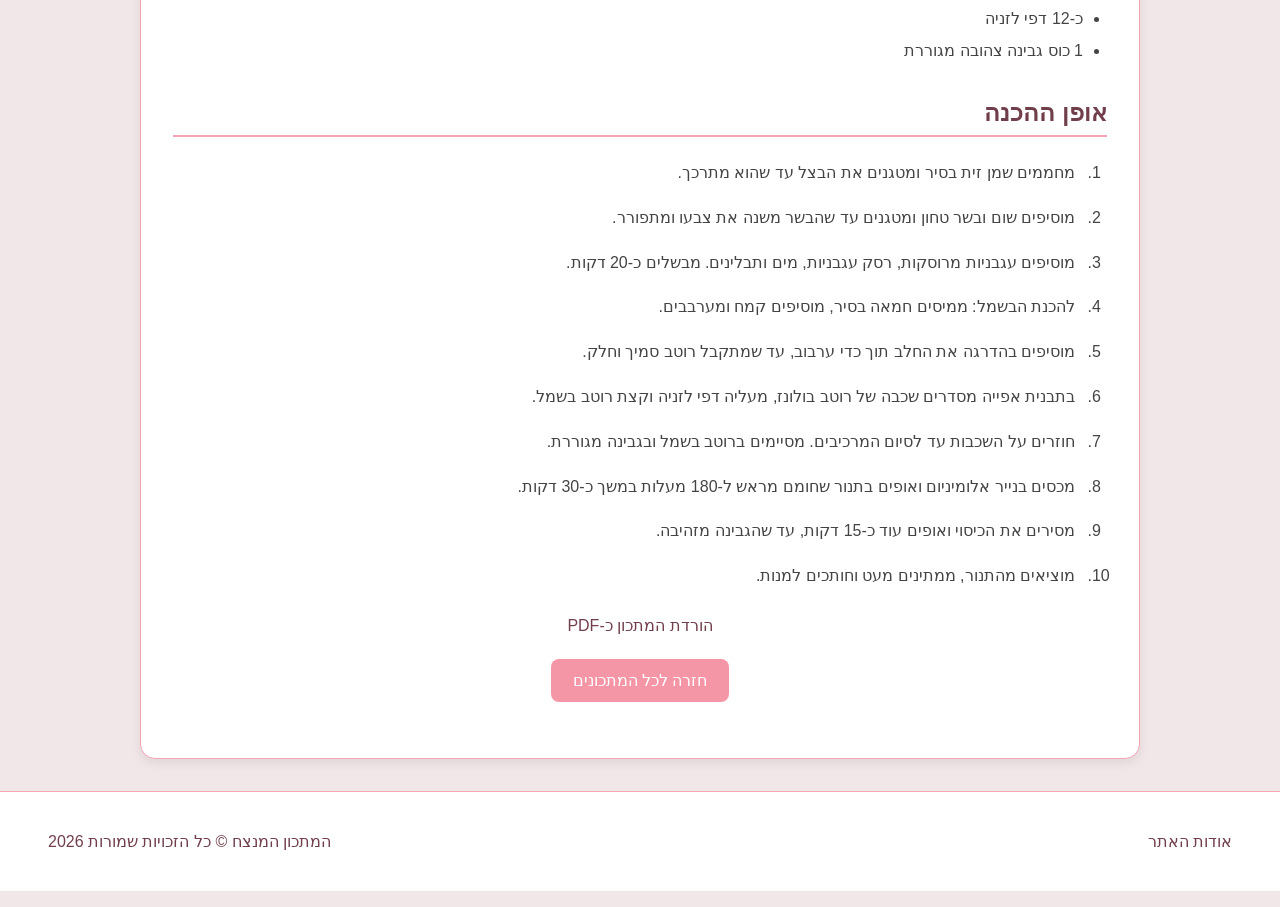
<file: recipe4.html>
<!DOCTYPE html>
<html lang="he" dir="rtl">

<head>
    <meta charset="UTF-8">
    <meta name="viewport" content="width=device-width, initial-scale=1.0">

    <title>לזניה בולונז | המתכון המנצח</title>

    <link rel="icon" href="../favicon.ico">
    <link rel="stylesheet" href="../css/index.css">
    <link rel="stylesheet" href="../css/recipe.css">
</head>

<body>

    <!-- כותרת האתר -->
    <header>
        <div class="logo">
            <a href="../index.html">המתכון המנצח</a>
        </div>

        <nav>
            <a href="../index.html">דף הבית</a>
            <a href="recipes.html">מתכונים</a>
            <a href="add-recipe.html">הוספת מתכון</a>
            <a href="about.html">אודות</a>
            <a href="contact.html">צור קשר</a>
        </nav>
    </header>

    <!-- תוכן המתכון -->
    <main class="recipe-page">

        <article>

            <!-- לוגו שיופיע בקובץ ה-PDF -->
            <div class="print-logo">
                <img src="../images/logo.png" alt="הלוגו של המתכון המנצח">
            </div>

            <div class="recipe-header">
                <h1>לזניה בולונז</h1>

                <p>
                    לזניה איטלקית עשירה וטעימה,
                    עם שכבות של דפי לזניה, רוטב עגבניות ובשר,
                    רוטב בשמל וגבינה שנמסה באפייה.
                </p>
            </div>

            <img
                src="../images/recipe4.jpg"
                alt="לזניה בולונז אפויה עם שכבות של רוטב וגבינה"
                class="recipe-image"
            >

            <!-- פרטי המתכון -->
            <div class="recipe-details">
                <p>⏰ זמן הכנה: 90 דקות</p>
                <p>🥣 כמות: 6 מנות</p>
                <p>⭐ רמת קושי: בינוני</p>
            </div>

            <!-- מצרכים -->
            <section>
                <h2>מצרכים</h2>

                <h3>לרוטב הבולונז:</h3>

                <ul class="ingredients-list">
                    <li>500 גרם בשר בקר טחון</li>
                    <li>1 בצל גדול קצוץ</li>
                    <li>2 שיני שום כתושות</li>
                    <li>2 כפות שמן זית</li>
                    <li>400 גרם עגבניות מרוסקות</li>
                    <li>2 כפות רסק עגבניות</li>
                    <li>חצי כוס מים</li>
                    <li>מלח ופלפל לפי הטעם</li>
                    <li>1 כפית אורגנו</li>
                </ul>

                <h3>לרוטב הבשמל:</h3>

                <ul class="ingredients-list">
                    <li>50 גרם חמאה</li>
                    <li>3 כפות קמח</li>
                    <li>2 כוסות חלב</li>
                    <li>מעט מלח ופלפל</li>
                    <li>קורט אגוז מוסקט</li>
                </ul>

                <h3>בנוסף:</h3>

                <ul class="ingredients-list">
                    <li>כ-12 דפי לזניה</li>
                    <li>1 כוס גבינה צהובה מגוררת</li>
                </ul>
            </section>

            <!-- אופן ההכנה -->
            <section>
                <h2>אופן ההכנה</h2>

                <ol class="instructions-list">
                    <li>
                        מחממים שמן זית בסיר ומטגנים את הבצל
                        עד שהוא מתרכך.
                    </li>

                    <li>
                        מוסיפים שום ובשר טחון ומטגנים
                        עד שהבשר משנה את צבעו ומתפורר.
                    </li>

                    <li>
                        מוסיפים עגבניות מרוסקות, רסק עגבניות,
                        מים ותבלינים. מבשלים כ-20 דקות.
                    </li>

                    <li>
                        להכנת הבשמל: ממיסים חמאה בסיר,
                        מוסיפים קמח ומערבבים.
                    </li>

                    <li>
                        מוסיפים בהדרגה את החלב תוך כדי ערבוב,
                        עד שמתקבל רוטב סמיך וחלק.
                    </li>

                    <li>
                        בתבנית אפייה מסדרים שכבה של רוטב בולונז,
                        מעליה דפי לזניה וקצת רוטב בשמל.
                    </li>

                    <li>
                        חוזרים על השכבות עד לסיום המרכיבים.
                        מסיימים ברוטב בשמל ובגבינה מגוררת.
                    </li>

                    <li>
                        מכסים בנייר אלומיניום ואופים בתנור
                        שחומם מראש ל-180 מעלות במשך כ-30 דקות.
                    </li>

                    <li>
                        מסירים את הכיסוי ואופים עוד כ-15 דקות,
                        עד שהגבינה מזהיבה.
                    </li>

                    <li>
                        מוציאים מהתנור, ממתינים מעט
                        וחותכים למנות.
                    </li>
                </ol>
            </section>

        </article>

        <a href="../files/recipe4.pdf"
        class="download-button"
        download>
            הורדת המתכון כ-PDF
        </a>

        <a href="recipes.html" class="button">חזרה לכל המתכונים</a>

    </main>

    <!-- תחתית האתר -->
    <footer>
        <a href="about.html">אודות האתר</a>
        <p>המתכון המנצח © כל הזכויות שמורות 2026</p>
    </footer>

</body>
</html>
</file>
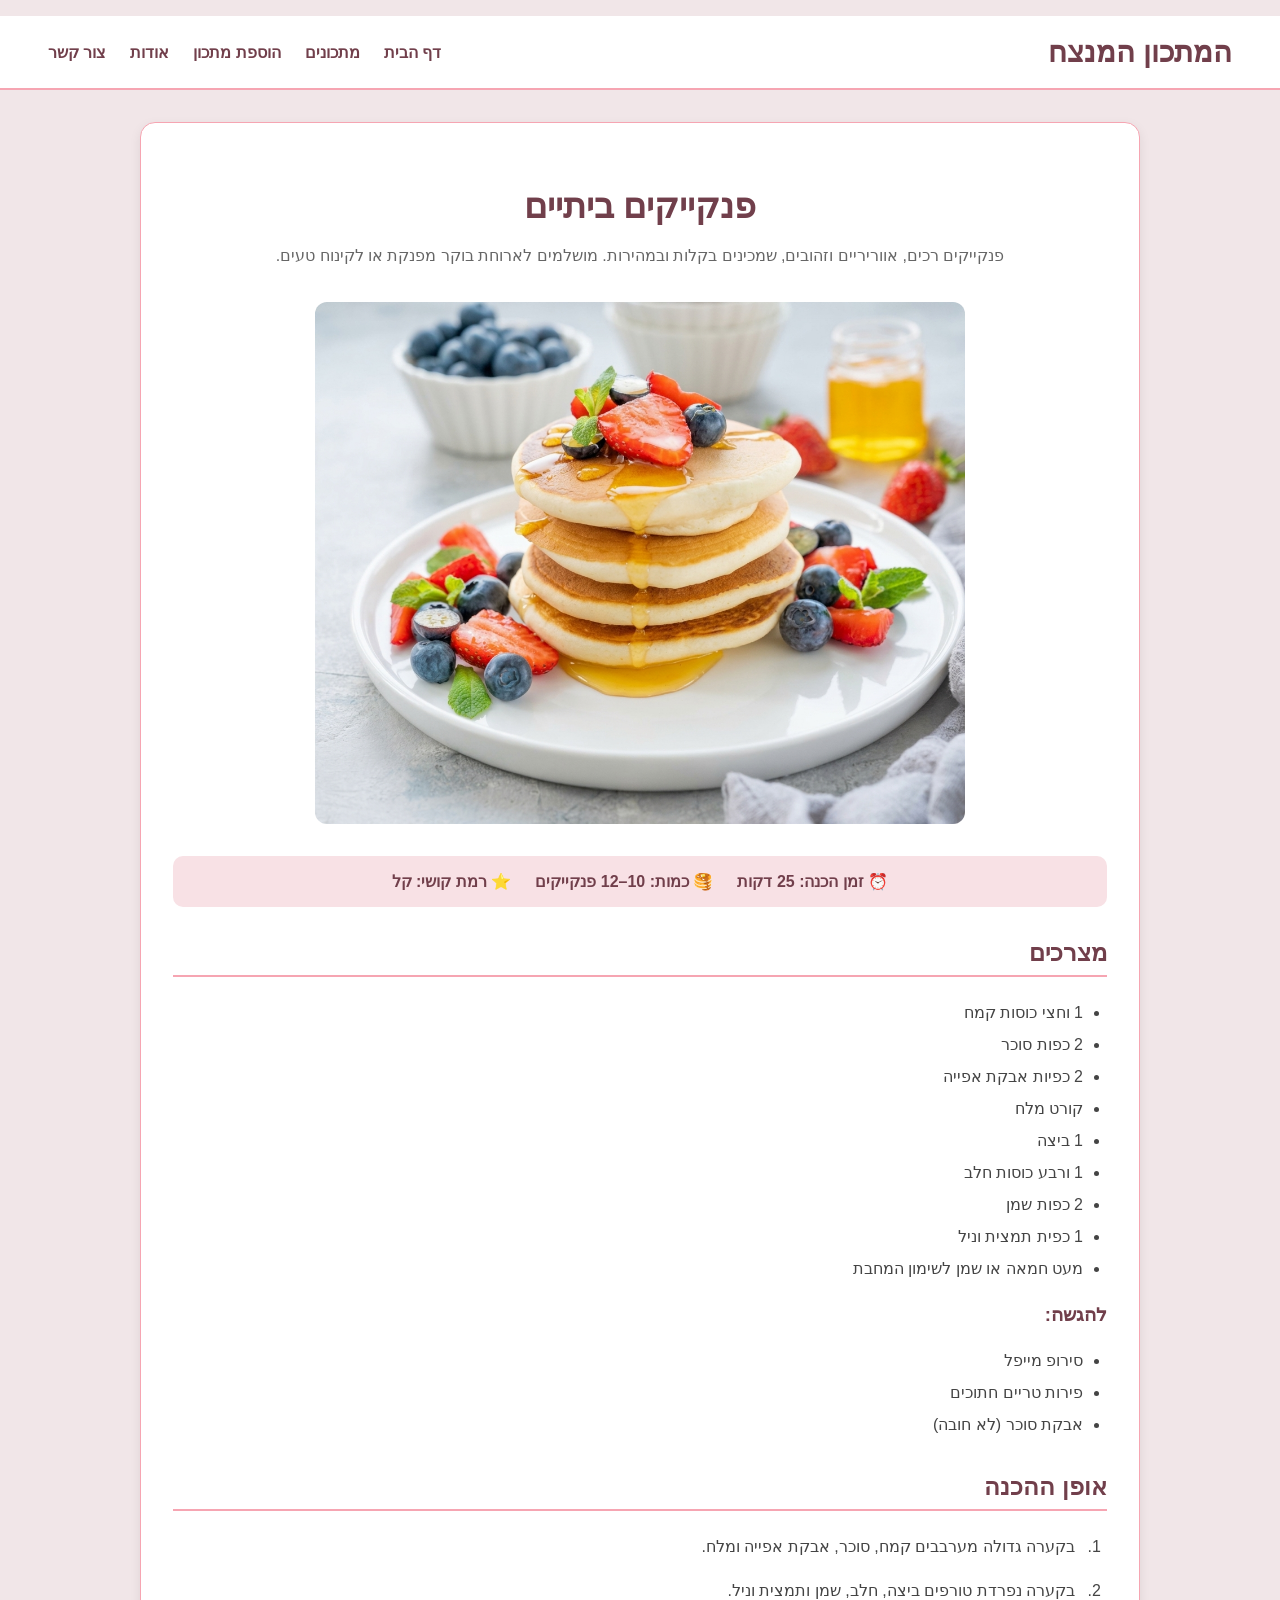
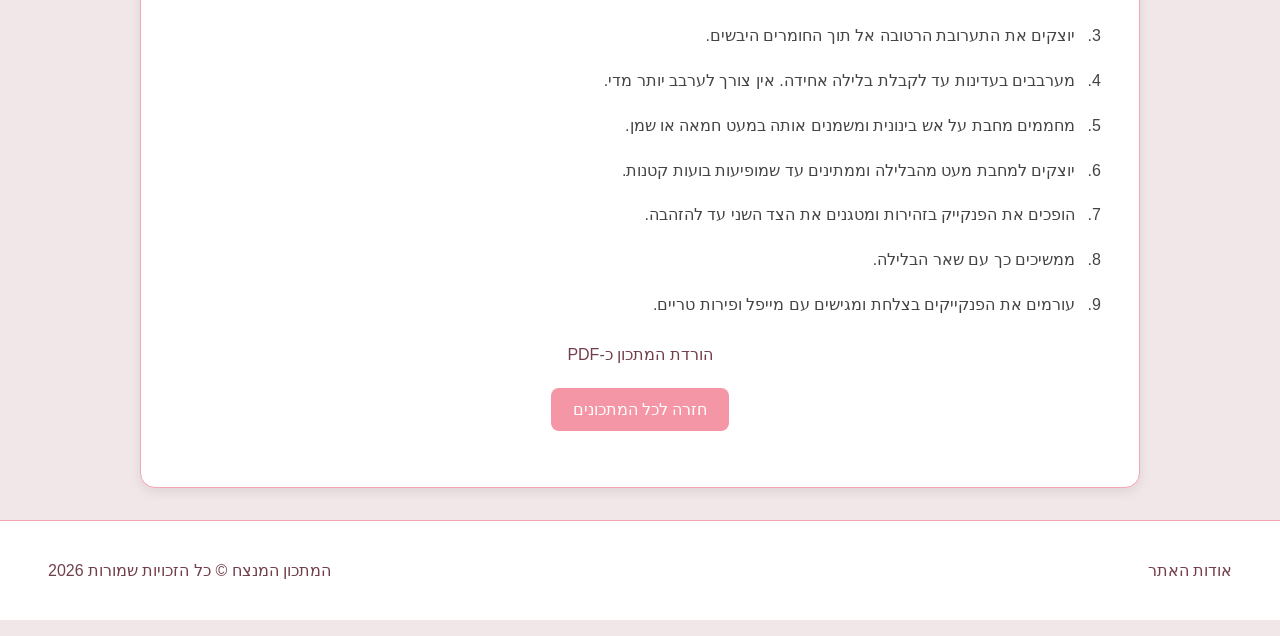
<file: recipe5.html>
<!DOCTYPE html>
<html lang="he" dir="rtl">

<head>
    <meta charset="UTF-8">
    <meta name="viewport" content="width=device-width, initial-scale=1.0">

    <title>פנקייקים ביתיים | המתכון המנצח</title>

    <link rel="icon" href="../favicon.ico">
    <link rel="stylesheet" href="../css/index.css">
    <link rel="stylesheet" href="../css/recipe.css">
</head>

<body>

    <!-- כותרת האתר -->
    <header>
        <div class="logo">
            <a href="../index.html">המתכון המנצח</a>
        </div>

        <nav>
            <a href="../index.html">דף הבית</a>
            <a href="recipes.html">מתכונים</a>
            <a href="add-recipe.html">הוספת מתכון</a>
            <a href="about.html">אודות</a>
            <a href="contact.html">צור קשר</a>
        </nav>
    </header>

    <!-- תוכן המתכון -->
    <main class="recipe-page">

        <article>

            <!-- לוגו שיופיע בקובץ ה-PDF -->
            <div class="print-logo">
                <img src="../images/logo.png" alt="הלוגו של המתכון המנצח">
            </div>

            <div class="recipe-header">
                <h1>פנקייקים ביתיים</h1>

                <p>
                    פנקייקים רכים, אווריריים וזהובים,
                    שמכינים בקלות ובמהירות.
                    מושלמים לארוחת בוקר מפנקת או לקינוח טעים.
                </p>
            </div>

            <img
                src="../images/recipe5.jpg"
                alt="פנקייקים ביתיים עם סירופ מייפל ופירות"
                class="recipe-image"
            >

            <!-- פרטי המתכון -->
            <div class="recipe-details">
                <p>⏰ זמן הכנה: 25 דקות</p>
                <p>🥞 כמות: 10–12 פנקייקים</p>
                <p>⭐ רמת קושי: קל</p>
            </div>

            <!-- מצרכים -->
            <section>
                <h2>מצרכים</h2>

                <ul class="ingredients-list">
                    <li>1 וחצי כוסות קמח</li>
                    <li>2 כפות סוכר</li>
                    <li>2 כפיות אבקת אפייה</li>
                    <li>קורט מלח</li>
                    <li>1 ביצה</li>
                    <li>1 ורבע כוסות חלב</li>
                    <li>2 כפות שמן</li>
                    <li>1 כפית תמצית וניל</li>
                    <li>מעט חמאה או שמן לשימון המחבת</li>
                </ul>

                <h3>להגשה:</h3>

                <ul class="ingredients-list">
                    <li>סירופ מייפל</li>
                    <li>פירות טריים חתוכים</li>
                    <li>אבקת סוכר (לא חובה)</li>
                </ul>
            </section>

            <!-- אופן ההכנה -->
            <section>
                <h2>אופן ההכנה</h2>

                <ol class="instructions-list">
                    <li>
                        בקערה גדולה מערבבים קמח,
                        סוכר, אבקת אפייה ומלח.
                    </li>

                    <li>
                        בקערה נפרדת טורפים ביצה,
                        חלב, שמן ותמצית וניל.
                    </li>

                    <li>
                        יוצקים את התערובת הרטובה
                        אל תוך החומרים היבשים.
                    </li>

                    <li>
                        מערבבים בעדינות עד לקבלת בלילה אחידה.
                        אין צורך לערבב יותר מדי.
                    </li>

                    <li>
                        מחממים מחבת על אש בינונית
                        ומשמנים אותה במעט חמאה או שמן.
                    </li>

                    <li>
                        יוצקים למחבת מעט מהבלילה
                        וממתינים עד שמופיעות בועות קטנות.
                    </li>

                    <li>
                        הופכים את הפנקייק בזהירות
                        ומטגנים את הצד השני עד להזהבה.
                    </li>

                    <li>
                        ממשיכים כך עם שאר הבלילה.
                    </li>

                    <li>
                        עורמים את הפנקייקים בצלחת
                        ומגישים עם מייפל ופירות טריים.
                    </li>
                </ol>
            </section>

        </article>

        <a href="../files/recipe5.pdf"
        class="download-button"
        download>
            הורדת המתכון כ-PDF
        </a>

        <a href="recipes.html" class="button">חזרה לכל המתכונים</a>

    </main>

    <!-- תחתית האתר -->
    <footer>
        <a href="about.html">אודות האתר</a>
        <p>המתכון המנצח © כל הזכויות שמורות 2026</p>
    </footer>

</body>
</html>
</file>
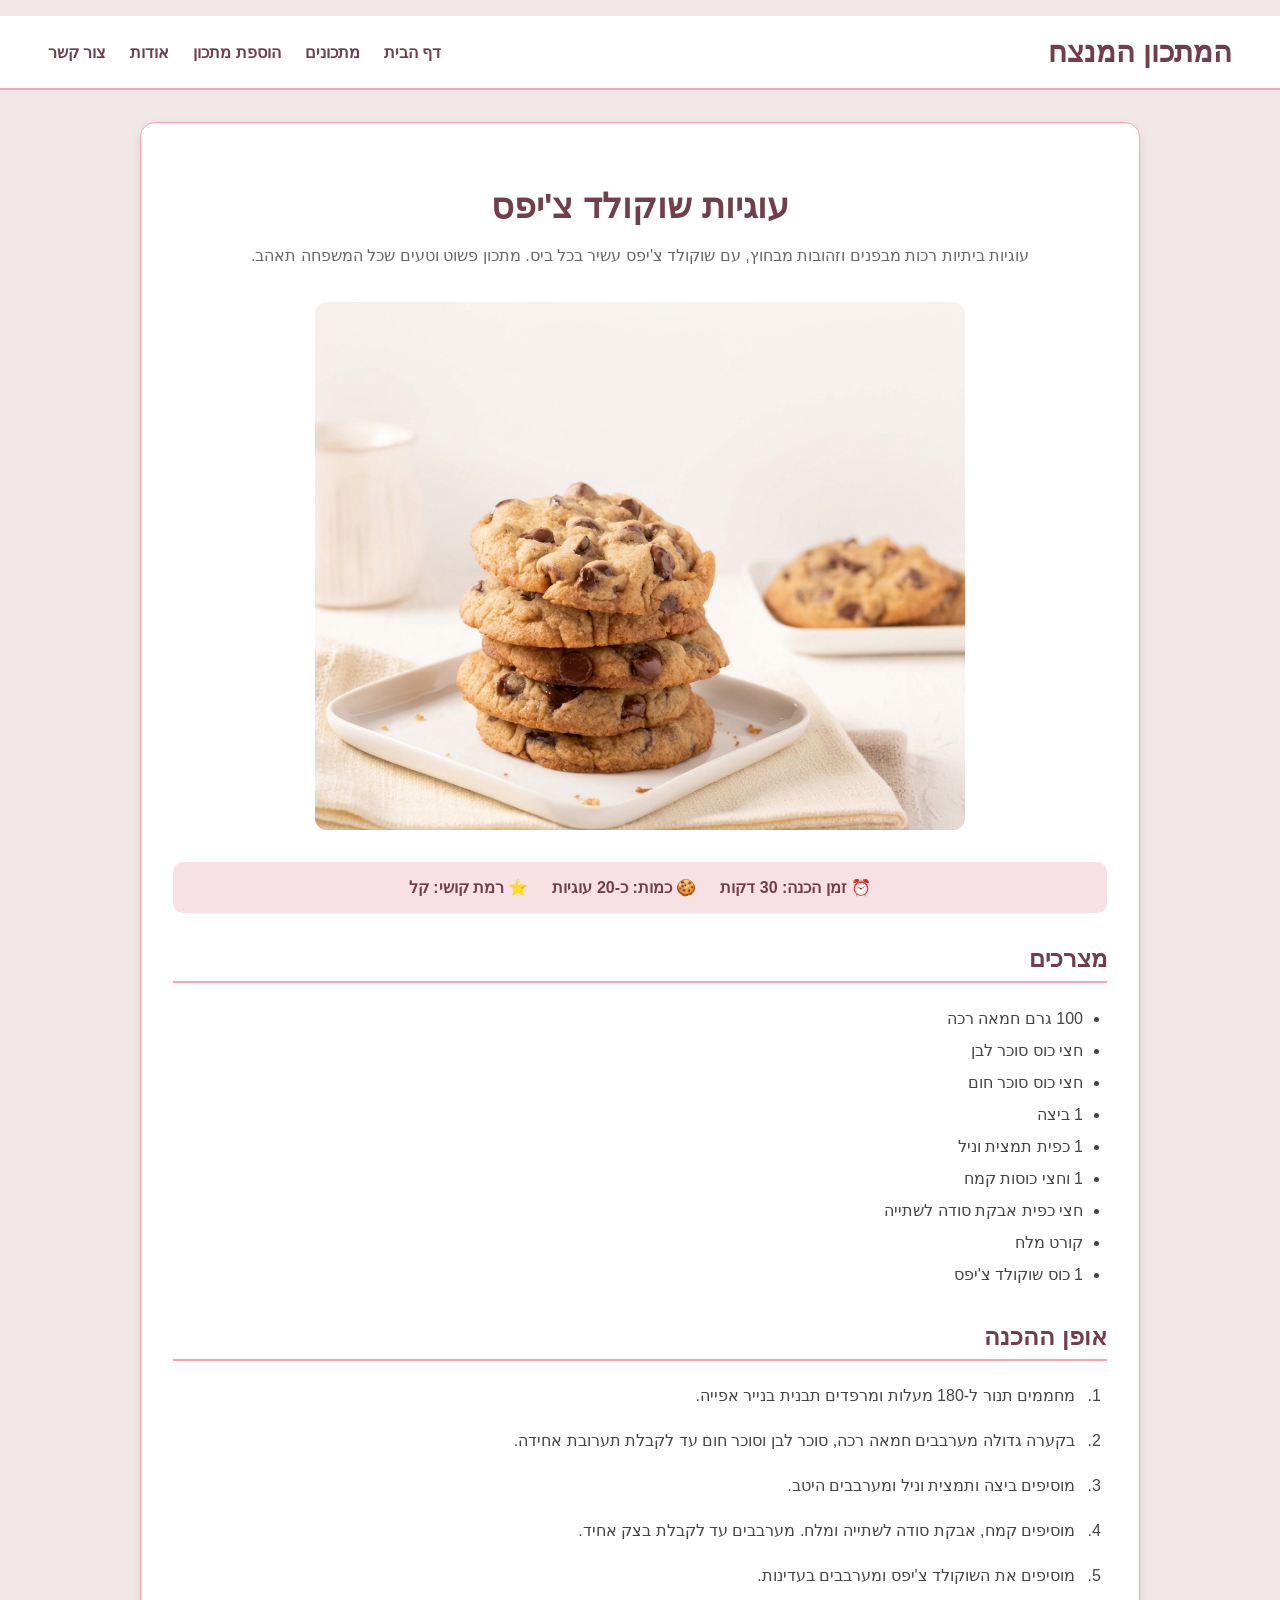
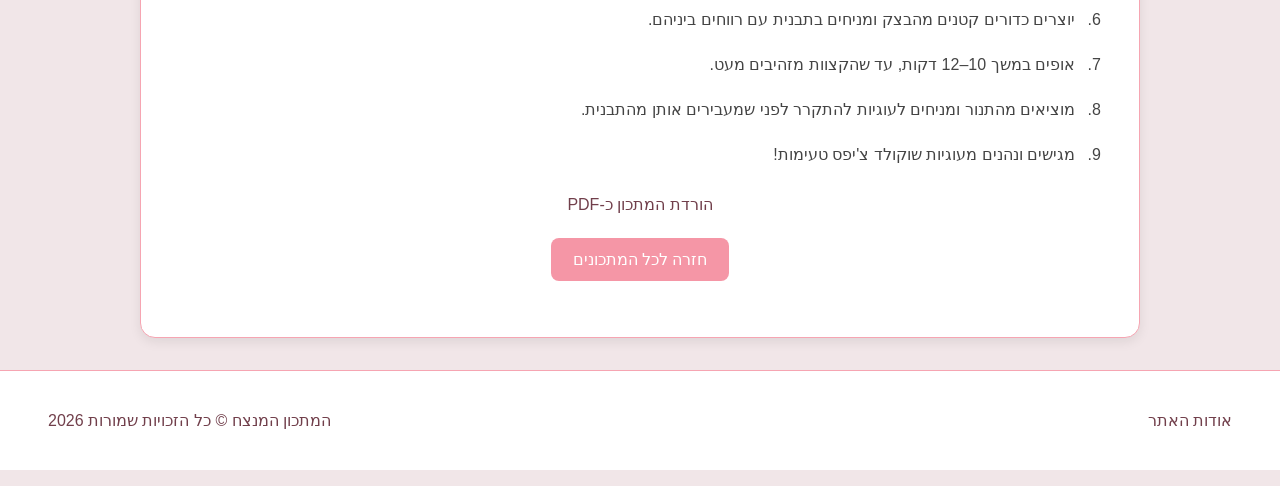
<file: recipe6.html>
<!DOCTYPE html>
<html lang="he" dir="rtl">

<head>
    <meta charset="UTF-8">
    <meta name="viewport" content="width=device-width, initial-scale=1.0">

    <title>עוגיות שוקולד צ'יפס | המתכון המנצח</title>

    <link rel="icon" href="../favicon.ico">
    <link rel="stylesheet" href="../css/index.css">
    <link rel="stylesheet" href="../css/recipe.css">
</head>

<body>

    <!-- כותרת האתר -->
    <header>
        <div class="logo">
            <a href="../index.html">המתכון המנצח</a>
        </div>

        <nav>
            <a href="../index.html">דף הבית</a>
            <a href="recipes.html">מתכונים</a>
            <a href="add-recipe.html">הוספת מתכון</a>
            <a href="about.html">אודות</a>
            <a href="contact.html">צור קשר</a>
        </nav>
    </header>

    <!-- תוכן המתכון -->
    <main class="recipe-page">

        <article>

            <!-- לוגו שיופיע בקובץ ה-PDF -->
            <div class="print-logo">
                <img src="../images/logo.png" alt="הלוגו של המתכון המנצח">
            </div>

            <div class="recipe-header">
                <h1>עוגיות שוקולד צ'יפס</h1>

                <p>
                    עוגיות ביתיות רכות מבפנים וזהובות מבחוץ,
                    עם שוקולד צ'יפס עשיר בכל ביס.
                    מתכון פשוט וטעים שכל המשפחה תאהב.
                </p>
            </div>

            <img
                src="../images/recipe6.jpg"
                alt="עוגיות שוקולד צ'יפס ביתיות"
                class="recipe-image"
            >

            <!-- פרטי המתכון -->
            <div class="recipe-details">
                <p>⏰ זמן הכנה: 30 דקות</p>
                <p>🍪 כמות: כ-20 עוגיות</p>
                <p>⭐ רמת קושי: קל</p>
            </div>

            <!-- מצרכים -->
            <section>
                <h2>מצרכים</h2>

                <ul class="ingredients-list">
                    <li>100 גרם חמאה רכה</li>
                    <li>חצי כוס סוכר לבן</li>
                    <li>חצי כוס סוכר חום</li>
                    <li>1 ביצה</li>
                    <li>1 כפית תמצית וניל</li>
                    <li>1 וחצי כוסות קמח</li>
                    <li>חצי כפית אבקת סודה לשתייה</li>
                    <li>קורט מלח</li>
                    <li>1 כוס שוקולד צ'יפס</li>
                </ul>
            </section>

            <!-- אופן ההכנה -->
            <section>
                <h2>אופן ההכנה</h2>

                <ol class="instructions-list">
                    <li>
                        מחממים תנור ל-180 מעלות
                        ומרפדים תבנית בנייר אפייה.
                    </li>

                    <li>
                        בקערה גדולה מערבבים חמאה רכה,
                        סוכר לבן וסוכר חום עד לקבלת תערובת אחידה.
                    </li>

                    <li>
                        מוסיפים ביצה ותמצית וניל ומערבבים היטב.
                    </li>

                    <li>
                        מוסיפים קמח, אבקת סודה לשתייה ומלח.
                        מערבבים עד לקבלת בצק אחיד.
                    </li>

                    <li>
                        מוסיפים את השוקולד צ'יפס
                        ומערבבים בעדינות.
                    </li>

                    <li>
                        יוצרים כדורים קטנים מהבצק
                        ומניחים בתבנית עם רווחים ביניהם.
                    </li>

                    <li>
                        אופים במשך 10–12 דקות,
                        עד שהקצוות מזהיבים מעט.
                    </li>

                    <li>
                        מוציאים מהתנור ומניחים לעוגיות להתקרר
                        לפני שמעבירים אותן מהתבנית.
                    </li>

                    <li>
                        מגישים ונהנים מעוגיות שוקולד צ'יפס טעימות!
                    </li>
                </ol>
            </section>

        </article>

        <a href="../files/recipe6.pdf"
        class="download-button"
        download>
            הורדת המתכון כ-PDF
        </a>

        <a href="recipes.html" class="button">חזרה לכל המתכונים</a>

    </main>

    <!-- תחתית האתר -->
    <footer>
        <a href="about.html">אודות האתר</a>
        <p>המתכון המנצח © כל הזכויות שמורות 2026</p>
    </footer>

</body>
</html>
</file>
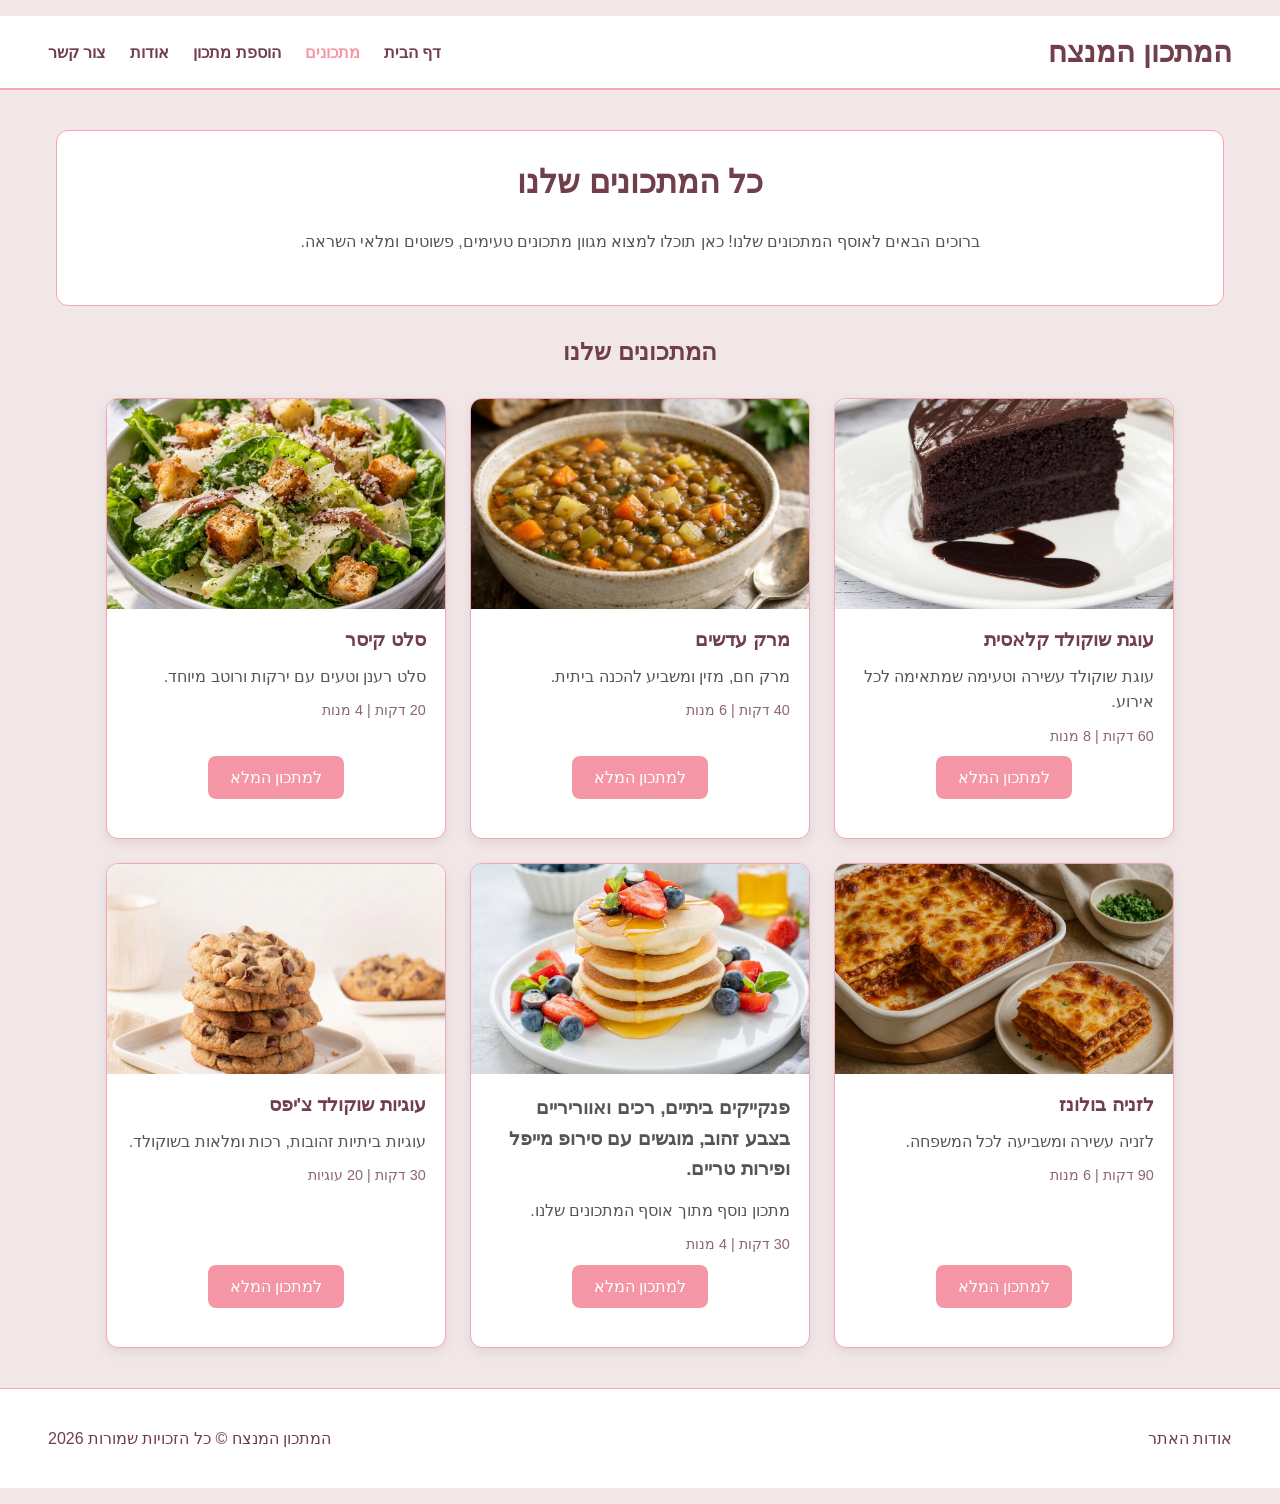
<file: recipes.html>
<!DOCTYPE html>
<html lang="he" dir="rtl">

<head>
    <meta charset="UTF-8">
    <meta name="viewport" content="width=device-width, initial-scale=1.0">
    <title>כל המתכונים | המתכון המנצח</title>
    <link rel="icon" href="../favicon.ico">
    <link rel="stylesheet" href="../css/index.css">
    <link rel="stylesheet" href="../css/recipes.css">
</head>

<body>

    <!-- כותרת האתר -->
    <header>

        <div class="logo">
            <a href="../index.html">המתכון המנצח</a>
        </div>

        <nav>
            <a href="../index.html">דף הבית</a>
            <a href="recipes.html" class="active">מתכונים</a>
            <a href="add-recipe.html">הוספת מתכון</a>
            <a href="about.html">אודות</a>
            <a href="contact.html">צור קשר</a>
        </nav>

    </header>

    <!-- תוכן ראשי -->
    <main class="recipes-page">

        <!-- כותרת הדף -->
        <section class="recipes-intro">

            <h1>כל המתכונים שלנו</h1>

            <p>
                ברוכים הבאים לאוסף המתכונים שלנו!
                כאן תוכלו למצוא מגוון מתכונים טעימים,
                פשוטים ומלאי השראה.
            </p>

        </section>

        <!-- רשימת המתכונים -->
        <section class="all-recipes">
            <h2>המתכונים שלנו</h2>
            <div class="recipes-grid">

                <!-- מתכון ראשון -->
                <article class="recipe-card">
                    <img src="../images/recipe1.jpg" alt="עוגת שוקולד">
                    <div class="recipe-info">
                        <h3>עוגת שוקולד קלאסית</h3>
                        <p>עוגת שוקולד עשירה וטעימה שמתאימה לכל אירוע.</p>
                        <span>60 דקות | 8 מנות</span>
                        <a href="recipe1.html" class="button">
                            למתכון המלא
                        </a>
                    </div>
                </article>

                <!-- מתכון שני -->
                <article class="recipe-card">
                    <img src="../images/recipe2.jpg" alt="מרק עדשים">
                    <div class="recipe-info">
                        <h3>מרק עדשים</h3>
                        <p>מרק חם, מזין ומשביע להכנה ביתית.</p>
                        <span>40 דקות | 6 מנות</span>
                        <a href="recipe2.html" class="button">
                            למתכון המלא
                        </a>
                    </div>
                </article>

                <!-- מתכון שלישי -->
                <article class="recipe-card">
                    <img src="../images/recipe3.jpg" alt="סלט קיסר">
                    <div class="recipe-info">
                        <h3>סלט קיסר</h3>
                        <p>סלט רענן וטעים עם ירקות ורוטב מיוחד.</p>
                        <span>20 דקות | 4 מנות</span>
                        <a href="recipe3.html" class="button">
                            למתכון המלא
                        </a>
                    </div>
                </article>

                <!-- מתכון רביעי -->
                <article class="recipe-card">
                    <img src="../images/recipe4.jpg" alt="לזניה בולונז">
                    <div class="recipe-info">
                        <h3>לזניה בולונז</h3>
                        <p>לזניה עשירה ומשביעה לכל המשפחה.</p>
                        <span>90 דקות | 6 מנות</span>
                        <a href="recipe4.html" class="button">
                            למתכון המלא
                        </a>
                    </div>
                </article>

                <!-- מתכון חמישי -->
                <article class="recipe-card">
                    <img src="../images/recipe5.jpg" alt="פנקייקים">
                    <div class="recipe-info">
                        <h3><p>פנקייקים ביתיים, רכים ואווריריים בצבע זהוב, מוגשים עם סירופ מייפל ופירות טריים.</p></h3>
                        <p>מתכון נוסף מתוך אוסף המתכונים שלנו.</p>
                        <span>30 דקות | 4 מנות</span>
                        <a href="recipe5.html" class="button">
                            למתכון המלא
                        </a>
                    </div>
                </article>

                <!-- מתכון 6 -->
                <article class="recipe-card">
                    <img src="../images/recipe6.jpg" alt="עוגיות שוקולד צ'יפס">
                    <div class="recipe-info">
                        <h3>עוגיות שוקולד צ'יפס</h3>
                        <p>עוגיות ביתיות זהובות, רכות ומלאות בשוקולד.</p>
                        <span>30 דקות | 20 עוגיות</span>
                        <a href="recipe6.html" class="button">למתכון המלא</a>
                    </div>
                </article>

            </div>
        </section>
    </main>

    <!-- תחתית האתר -->
    <footer>
        <a href="about.html">אודות האתר</a>
        <p>המתכון המנצח © כל הזכויות שמורות 2026</p>
    </footer>
</body>
</html>
</file>
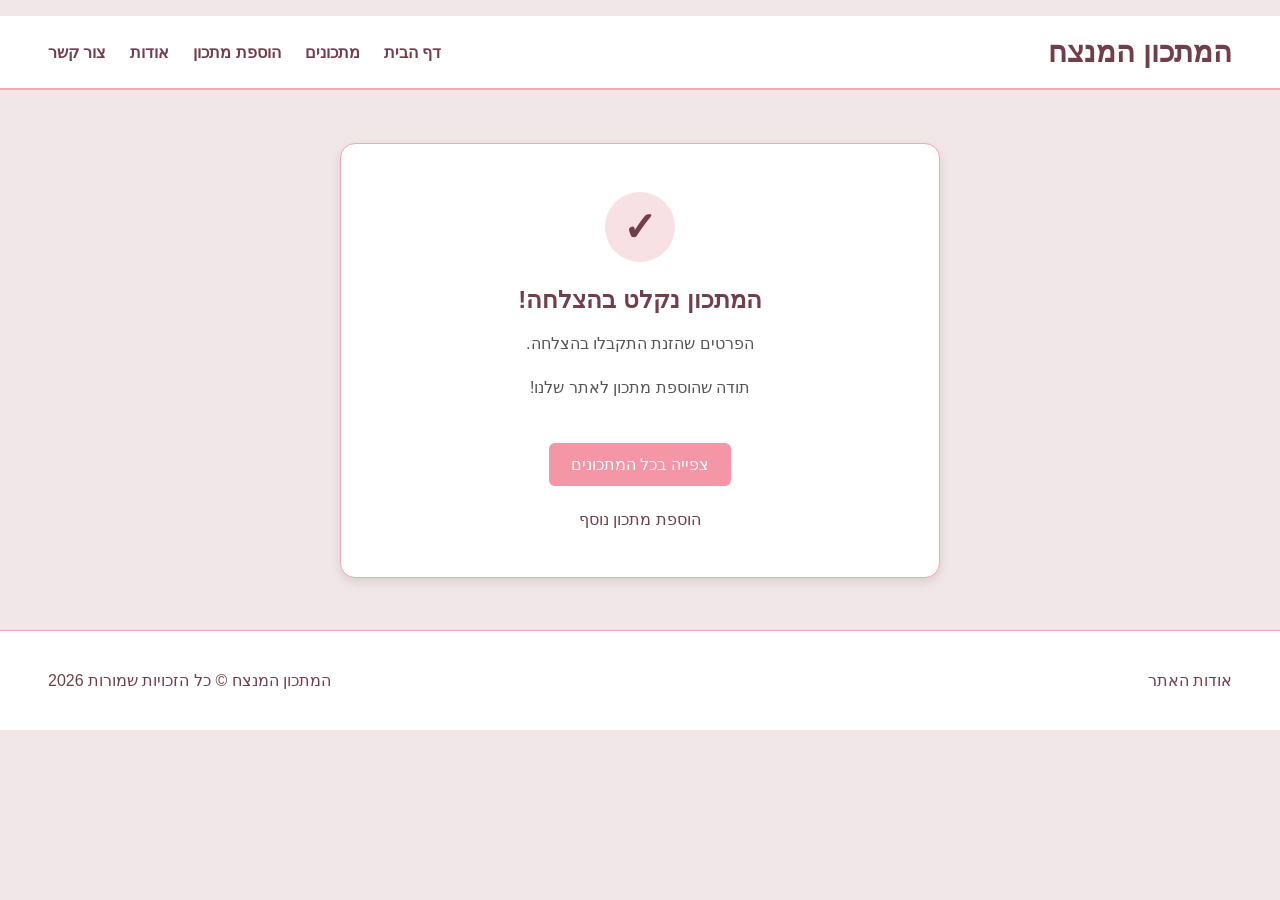
<file: success.html>
<!DOCTYPE html>
<html lang="he" dir="rtl">

<head>
    <meta charset="UTF-8">
    <meta name="viewport" content="width=device-width, initial-scale=1.0">

    <title>המתכון נקלט בהצלחה | המתכון המנצח</title>

    <link rel="icon" href="../favicon.ico">
    <link rel="stylesheet" href="../css/index.css">
    <link rel="stylesheet" href="../css/success.css">
</head>

<body>

    <header>
        <div class="logo">
            <a href="../index.html">המתכון המנצח</a>
        </div>

        <nav>
            <a href="../index.html">דף הבית</a>
            <a href="recipes.html">מתכונים</a>
            <a href="add-recipe.html">הוספת מתכון</a>
            <a href="about.html">אודות</a>
            <a href="contact.html">צור קשר</a>
        </nav>
    </header>

    <main class="success-page">

        <section class="success-box">

            <div class="success-icon">✓</div>

            <h1>המתכון נקלט בהצלחה!</h1>

            <p>
                הפרטים שהזנת התקבלו בהצלחה.
            </p>

            <p>
                תודה שהוספת מתכון לאתר שלנו!
            </p>

            <a href="recipes.html" class="button">
                צפייה בכל המתכונים
            </a>

            <a href="add-recipe.html" class="back-link">
                הוספת מתכון נוסף
            </a>

        </section>

    </main>

    <footer>
        <a href="about.html">אודות האתר</a>
        <p>המתכון המנצח © כל הזכויות שמורות 2026</p>
    </footer>

</body>
</html>
</file>
<file: css/index.css>
/* הגדרות בסיסיות לכל האתר */
* {
    box-sizing: border-box;
}

/* עיצוב כללי של גוף הדף */
body {
    font-family: Arial, sans-serif;
    background: rgb(241, 230, 232);
    margin: 0;
    padding: 1rem;
    direction: rtl;
    color: #333;
}

/* עיצוב האזור המרכזי באתר */
.container {
    max-width: 1200px;
    margin: 0 auto;
    background: white;
    padding: 2rem;
    border-radius: 15px;
    border: 1px solid rgb(246, 165, 178);
    box-shadow: 0 4px 12px rgba(0, 0, 0, 0.08);
}

/* עיצוב הכותרות באתר */
h1, h2, h3 {
    color: #713f4b;
}

/* עיצוב הקישורים באתר */
a {
    color: #713f4b;
    text-decoration: none;
}

/* שינוי צבע הקישור במעבר עכבר */
a:hover {
    color: rgb(245, 150, 166);
}

/* עיצוב הכפתורים באתר */
button,
.button {
    display: inline-block;
    background: rgb(245, 150, 166);
    color: white;
    border: none;
    border-radius: 8px;
    padding: 12px 22px;
    cursor: pointer;
    font-size: 16px;
    transition: background 0.3s, transform 0.3s;
}

/* אפקט מעבר עכבר על הכפתורים */
button:hover,
.button:hover {
    background: #df8295;
    transform: translateY(-2px);
}

/* התאמת התמונות לגודל המסך */
img {
    max-width: 100%;
    height: auto;
}

/* עיצוב הכותרת העליונה של האתר */
header {
    width: calc(100% + 2rem);
    max-width: none;
    margin: 0 -1rem;
    background: white;
    padding: 1.2rem 3rem;
    display: flex;
    justify-content: space-between;
    align-items: center;
    flex-wrap: wrap;
    gap: 1rem;
    border-bottom: 2px solid rgb(246, 165, 178);

    /* השארת הכותרת העליונה קבועה בחלק העליון של המסך בזמן הגלילה */
    position: sticky;
    top: 0;
    z-index: 1000;
}

/* עיצוב לוגו האתר */
.logo {
    font-size: 1.8rem;
    font-weight: bold;
    color: #713f4b;
}

/* עיצוב הקישור שבלוגו */
.logo a {
    color: #713f4b;
}

/* עיצוב תפריט הניווט */
nav {
    display: flex;
    align-items: center;
    flex-wrap: wrap;
    gap: 1.5rem;
}

/* עיצוב הקישורים בתפריט הניווט */
nav a {
    font-size: 1rem;
    font-weight: bold;
    transition: color 0.3s;
}

/* שינוי צבע קישורי הניווט במעבר עכבר */
nav a:hover {
    color: rgb(245, 150, 166);
}



/* השארת הקישור של הדף הנוכחי בצבע ורוד */
nav a.active {
    color: rgb(245, 150, 166);
}



/* עיצוב אזור הפתיחה בדף הבית */
.welcome2 {
    max-width: 1200px;
    margin: 2rem auto;
    background: white;
    padding: 2.5rem;
    border-radius: 15px;
    border: 1px solid rgb(246, 165, 178);
    box-shadow: 0 4px 12px rgba(0, 0, 0, 0.08);
    display: flex;
    align-items: center;
    justify-content: space-between;
    gap: 2rem;
    flex-direction: column;
}

/* עיצוב תמונת הפתיחה */
.welcome img {
    width: 100%;
    max-width: 500px;
    height: 320px;
    object-fit: contain;
    border-radius: 12px;
}

/* עיצוב אזור הטקסט בפתיחה */
.welcome > div {
    flex: 1;
}

/* עיצוב הכותרת הראשית באזור הפתיחה */
.welcome h1 {
    font-size: 2.5rem;
    margin: 0.5rem 0;
    color: #713f4b;
}

/* עיצוב כותרת המשנה באזור הפתיחה */
.welcome h2 {
    font-size: 1.4rem;
    color: #a36c7a;
}

/* עיצוב הפסקה באזור הפתיחה */
.welcome p {
    font-size: 1.1rem;
    line-height: 1.8;
    margin-bottom: 1.5rem;
}

/* עיצוב אזור המתכונים הנבחרים */
.recipes {
    max-width: 1200px;
    margin: 3rem auto;
    text-align: center;
}

/* עיצוב הכותרת של אזור המתכונים הנבחרים */
.recipes h2 {
    font-size: 2rem;
    margin-bottom: 2rem;
}

/* סידור כרטיסי המתכונים */
.recipes-grid {
    display: flex;
    justify-content: center;
    flex-wrap: wrap;
    gap: 1.5rem;
}

/* עיצוב כרטיסי המתכונים */
.recipe-card {
    background: white;
    border: 1px solid rgb(246, 165, 178);
    border-radius: 12px;
    overflow: hidden;
    width: calc(25% - 1.5rem);
    min-width: 220px;
    display: flex;
    flex-direction: column;
    padding-bottom: 1.2rem;
    box-shadow: 0 4px 12px rgba(0, 0, 0, 0.08);
    transition: transform 0.3s, box-shadow 0.3s;
}

/* אפקט מעבר עכבר על כרטיסי המתכונים */
.recipe-card:hover {
    transform: translateY(-5px);
    box-shadow: 0 8px 18px rgba(0, 0, 0, 0.12);
}

/* עיצוב התמונות בכרטיסי המתכונים */
.recipe-card img {
    width: 100%;
    height: 190px;
    object-fit: cover;
}

/* עיצוב הכותרות בכרטיסי המתכונים */
.recipe-card h3 {
    font-size: 1.2rem;
    margin: 1rem 0 0.5rem;
}

/* עיצוב התיאורים בכרטיסי המתכונים */
.recipe-card p {
    color: #666;
    margin: 0.5rem;
    line-height: 1.5;
}

/* עיצוב הכפתורים בכרטיסי המתכונים */
.recipe-card .button {
    margin: auto auto 0;
}

/* עיצוב תחתית האתר */
footer {
    width: calc(100% + 2rem);
    max-width: none;
    margin: 0 -1rem;
    background: white;
    padding: 1.5rem 3rem;
    display: flex;
    justify-content: space-between;
    align-items: center;
    flex-wrap: wrap;
    gap: 1rem;
    border-top: 1px solid rgb(246, 165, 178);
    color: #713f4b;
}

/* התאמת האתר למסכים בינוניים */
@media (max-width: 900px) {

    /* סידור אזור הפתיחה בעמודה */
    .welcome {
        flex-direction: column;
        text-align: center;
    }

    /* התאמת רוחב תמונת הפתיחה */
    .welcome img {
        max-width: 100%;
    }

    /* הצגת שני כרטיסי מתכונים בשורה */
    .recipe-card {
        width: calc(50% - 1rem);
    }
}

/* התאמת האתר למסכים קטנים */
@media (max-width: 600px) {

    /* הקטנת הרווחים מסביב לתוכן */
    body {
        padding: 0.5rem;
    }

    /* התאמת הכותרת העליונה למסך קטן */
    header {
        width: calc(100% + 1rem);
        margin: 0 -0.5rem;
        flex-direction: column;
        text-align: center;
        padding: 1.2rem;
    }

    /* סידור קישורי הניווט במרכז */
    nav {
        justify-content: center;
        gap: 0.8rem;
    }

    /* הקטנת הרווחים באזור הפתיחה */
    .welcome {
        padding: 1.2rem;
    }

    /* הקטנת הכותרת הראשית במסך קטן */
    .welcome h1 {
        font-size: 2rem;
    }

    /* הקטנת תמונת הפתיחה */
    .welcome img {
        height: 220px;
    }

    /* סידור כרטיסי המתכונים בעמודה */
    .recipes-grid {
        flex-direction: column;
        align-items: center;
    }

    /* התאמת כרטיסי המתכונים למסך קטן */
    .recipe-card {
        width: 100%;
        max-width: 350px;
    }

    /* התאמת תחתית האתר למסך קטן */
    footer {
        width: calc(100% + 1rem);
        margin: 0 -0.5rem;
        flex-direction: column;
        text-align: center;
        padding: 1.2rem;
    }

    /* הקטנת הרווחים באזור המרכזי */
    .container {
        padding: 1rem;
    }

}

/* עיצוב אזור המוזיקה */
.music {
    text-align: center;
    margin: 30px auto;
}

.music audio {
    display: block;
    margin: 15px auto;
}
</file>
<file: css/about.css>
/* עיצוב כללי של דף האודות */
.about {
    max-width: 1000px;
    margin: 2rem auto;
    padding: 2rem;
    background: white;
    border: 1px solid rgb(246, 165, 178);
    border-radius: 15px;
    box-shadow: 0 4px 12px rgba(0, 0, 0, 0.08);
    text-align: center;
}

/* עיצוב הכותרת הראשית */
.about h1 {
    color: #713f4b;
    font-size: 2.2rem;
    margin-top: 0;
    margin-bottom: 2rem;
}

/* עיצוב אזור הסיפור שלנו */
.about-content {
    background: rgb(248, 225, 229);
    padding: 1.5rem;
    border-radius: 12px;
    margin-bottom: 2rem;
}

/* עיצוב כותרת הסיפור שלנו */
.about-content h2 {
    color: #713f4b;
    margin-top: 0;
}

/* עיצוב הפסקה */
.about-content p {
    color: #555;
    line-height: 1.9;
    font-size: 1.05rem;
}

/* עיצוב אזור היתרונות */
.advantages h2 {
    color: #713f4b;
    margin-bottom: 1.5rem;
}

/* סידור כרטיסי היתרונות */
.advantages-grid {
    display: flex;
    justify-content: center;
    flex-wrap: wrap;
    gap: 1.5rem;
}

/* עיצוב כרטיסי היתרונות */
.advantage-card {
    background: white;
    border: 1px solid rgb(246, 165, 178);
    border-radius: 12px;
    padding: 1.5rem;
    width: calc(50% - 1rem);
    min-width: 200px;
    box-shadow: 0 4px 12px rgba(0, 0, 0, 0.06);
    transition: transform 0.3s, box-shadow 0.3s;
}

/* אפקט מעבר עכבר על הכרטיסים */
.advantage-card:hover {
    transform: translateY(-5px);
    box-shadow: 0 8px 18px rgba(0, 0, 0, 0.12);
}

/* עיצוב האייקונים */
.advantage-icon {
    font-size: 2.5rem;
    margin-bottom: 0.8rem;
}

/* עיצוב כותרות הכרטיסים */
.advantage-card h3 {
    color: #713f4b;
    margin: 0.5rem 0;
}

/* עיצוב הטקסט בכרטיסים */
.advantage-card p {
    color: #666;
    line-height: 1.6;
    margin-bottom: 0;
}

/* התאמת דף האודות למסכים קטנים */
@media (max-width: 600px) {

    /* הקטנת הרווחים בדף */
    .about {
        padding: 1rem;
        margin: 1rem auto;
    }

    /* הקטנת הכותרת הראשית */
    .about h1 {
        font-size: 1.8rem;
    }

    /* התאמת אזור הסיפור */
    .about-content {
        padding: 1rem;
    }

    /* סידור כרטיסי היתרונות בעמודה */
    .advantage-card {
        width: 100%;
    }
}
</file>
<file: css/add-recipe.css>
/* הגדרות בסיסיות לכל האלמנטים */
* {
    box-sizing: border-box;
}

/* עיצוב כללי של גוף הדף */
body {
    font-family: Arial, sans-serif;
    background: rgb(241, 230, 232);
    margin: 0;
    padding: 1rem;
}

/* עיצוב טופס הוספת המתכון */
form {
    max-width: 600px;
    margin: 2rem auto;
    background: white;
    padding: 1.5rem;
    border-radius: 12px;
    box-shadow: 0 4px 12px rgba(0, 0, 0, 0.1);
    display: flex;
    flex-direction: column;
    gap: 16px;
}

/* סידור השדות בטופס */
.field {
    display: flex;
    flex-direction: column;
    gap: 6px;
}

/* עיצוב התוויות וכותרות קבוצות השדות */
.field > label,
legend {
    font-weight: bold;
}

/* עיצוב שדות הקלט ותיבות הטקסט */
input:not([type="checkbox"], [type="radio"]),
select,
textarea {
    width: 100%;
    padding: 10px;
    border: 1px solid rgb(246, 165, 178);
    border-radius: 6px;
    font-size: 1rem;
}

/* סידור אפשרויות הבחירה */
.options {
    display: flex;
    flex-wrap: wrap;
    gap: 16px;
}

/* עיצוב אפשרויות הבחירה */
.option {
    display: inline-flex;
    align-items: center;
    gap: 6px;
}

/* עיצוב מסגרת קבוצת השדות */
fieldset {
    border: 1px solid rgb(246, 165, 178);
    border-radius: 6px;
}

/* עיצוב השדות כאשר לוחצים עליהם */
input:focus,
select:focus,
textarea:focus {
    border-color: rgb(246, 165, 178);
    outline: 2px solid rgb(246, 165, 178);
    outline-offset: 2px;
}

/* שינוי צבע כפתורי הרדיו ותיבות הסימון */
input[type="radio"],
input[type="checkbox"] {
    accent-color: rgb(246, 165, 178);
}

/* סידור שדות הטופס בשורה או בעמודה */
.row {
    display: flex;
    flex-direction: column;
    gap: 16px;
}

/* עיצוב כפתור שליחת הטופס */
button {
    background: rgb(245, 150, 166);
    color: white;
    border: none;
    border-radius: 6px;
    padding: 12px 20px;
    font-size: 1rem;
    min-height: 44px;
    width: 100%;
    cursor: pointer;
}

/* שינוי צבע הכפתור במעבר עכבר */
button:hover {
    background: rgb(246, 165, 178);
}

/* התאמת הטופס למסכים רחבים */
@media (width >= 700px) {

    /* הגדלת הרווח הפנימי של הטופס */
    form {
        padding: 2rem;
    }

    /* סידור השדות בשורה */
    .row {
        flex-direction: row;
    }

    /* חלוקת המקום בין השדות */
    .row .field {
        flex: 1;
        min-width: 0;
    }

    /* מיקום הכפתור במרכז */
    button {
        width: auto;
        align-self: center;
    }
}
</file>
<file: css/contact.css>
/* עיצוב כללי של דף יצירת קשר */
.contact-page {
    max-width: 1000px;
    margin: 2rem auto;
    padding: 1rem;
}

/* עיצוב אזור הפתיחה בדף יצירת קשר */
.contact-intro {
    text-align: center;
    background: white;
    padding: 2rem;
    margin-bottom: 2rem;
    border-radius: 12px;
    border: 1px solid rgb(246, 165, 178);
}

/* עיצוב הכותרת הראשית */
.contact-intro h1 {
    color: #713f4b;
    margin-top: 0;
}

/* עיצוב הטקסט באזור הפתיחה */
.contact-intro p {
    color: #555;
    line-height: 1.8;
}

/* עיצוב טופס יצירת הקשר */
.contact-page form {
    max-width: 600px;
    margin: 0 auto;
    background: white;
    padding: 1.5rem;
    border-radius: 12px;
    box-shadow: 0 4px 12px rgba(0, 0, 0, 0.1);
    display: flex;
    flex-direction: column;
    gap: 16px;
}

/* עיצוב הכותרת בתוך הטופס */
.contact-page form h2 {
    color: #713f4b;
    text-align: center;
    margin-top: 0;
}

/* סידור השדות בטופס */
.contact-page .field {
    display: flex;
    flex-direction: column;
    gap: 6px;
}

/* עיצוב התוויות של השדות */
.contact-page .field label {
    font-weight: bold;
}

/* עיצוב שדות הקלט ותיבת ההודעה */
.contact-page input,
.contact-page textarea {
    width: 100%;
    padding: 10px;
    border: 1px solid rgb(246, 165, 178);
    border-radius: 6px;
    font-size: 1rem;
    font-family: Arial, sans-serif;
}

/* עיצוב השדות כאשר לוחצים עליהם */
.contact-page input:focus,
.contact-page textarea:focus {
    outline: 2px solid rgb(246, 165, 178);
}

/* עיצוב כפתור שליחת הטופס */
.contact-page button {
    background: rgb(245, 150, 166);
    color: white;
    border: none;
    border-radius: 6px;
    padding: 12px 20px;
    font-size: 1rem;
    min-height: 44px;
    cursor: pointer;
}

/* שינוי צבע הכפתור במעבר עכבר */
.contact-page button:hover {
    background: rgb(246, 165, 178);
}

/* התאמת דף יצירת קשר למסכים ברוחב 700 פיקסלים ומעלה */
@media (width >= 700px) {

    /* הגדלת הרווח הפנימי בטופס */
    .contact-page form {
        padding: 2rem;
    }

    /* מיקום הכפתור במרכז במסכים רחבים */
    .contact-page button {
        width: auto;
        align-self: center;
    }
}
</file>
<file: css/recipe.css>
/* עיצוב כללי של דפי המתכונים */
.recipe-page {
    max-width: 1000px;
    margin: 2rem auto;
    padding: 2rem;
    background: white;
    border: 1px solid rgb(246, 165, 178);
    border-radius: 15px;
    box-shadow: 0 4px 12px rgba(0, 0, 0, 0.08);
}

/* עיצוב אזור הכותרת של המתכון */
.recipe-header {
    text-align: center;
    margin-bottom: 2rem;
}

/* עיצוב הכותרת הראשית של המתכון */
.recipe-header h1 {
    color: #713f4b;
    font-size: 2.2rem;
    margin-bottom: 1rem;
}

/* עיצוב הפסקה באזור הכותרת */
.recipe-header p {
    color: #666;
    line-height: 1.8;
}

/* עיצוב תמונת המתכון */
.recipe-image {
    display: block;
    width: 100%;
    max-width: 650px;
    height: auto;
    object-fit: contain;
    margin: 0 auto 2rem;
    border-radius: 12px;
}

/* עיצוב אזור הפרטים על המתכון */
.recipe-details {
    display: flex;
    justify-content: center;
    flex-wrap: wrap;
    gap: 1.5rem;
    margin-bottom: 2rem;
    padding: 1rem;
    background: rgb(248, 225, 229);
    border-radius: 10px;
}

/* עיצוב הטקסט בפרטי המתכון */
.recipe-details p {
    color: #713f4b;
    font-weight: bold;
    margin: 0;
}

/* עיצוב הכותרות של חלקי המתכון */
.recipe-page h2 {
    color: #713f4b;
    border-bottom: 2px solid rgb(246, 165, 178);
    padding-bottom: 0.5rem;
    margin-top: 2rem;
}

/* עיצוב רשימת המצרכים */
.ingredients-list {
    line-height: 2;
    color: #444;
    padding-right: 1.5rem;
}

/* עיצוב רשימת הוראות ההכנה */
.instructions-list {
    line-height: 2;
    color: #444;
    padding-right: 1.5rem;
}

/* עיצוב הפריטים ברשימת הוראות ההכנה */
.instructions-list li {
    padding-right: 0.5rem;
    margin-bottom: 0.8rem;
}

/* התאמת דפי המתכונים למסכים קטנים */
@media (max-width: 600px) {

    /* התאמת הרווחים בדף */
    .recipe-page {
        padding: 1rem;
        margin: 1rem auto;
    }

    /* הקטנת הכותרת הראשית */
    .recipe-header h1 {
        font-size: 1.7rem;
    }

    /* התאמת גובה תמונת המתכון */
    .recipe-image {
        height: auto;
    }

    /* סידור פרטי המתכון בעמודה */
    .recipe-details {
        flex-direction: column;
        align-items: center;
        gap: 0.8rem;
    }
}

/* הסתרת הלוגו בתצוגה הרגילה */
.print-logo {
    display: none;
}

/* עיצוב כפתור הורדת המתכון */
.download-button {
    display: block;
    width: fit-content;
    margin: 1.5rem auto;
    text-align: center;
}

/* מיקום כפתור החזרה באמצע */
.recipe-page > .button {
    display: block;
    width: fit-content;
    margin: 1.5rem auto;
    text-align: center;
}

/* עיצוב המתכון בעת הדפסה או שמירה כ-PDF */
@media print {

    @page {
        size: A4;
        margin: 15mm;
    }

    body {
        background: white;
        padding: 0;
    }

    /* הסתרת חלקים שאינם נחוצים בקובץ */
    header,
    footer,
    .download-button,
    .recipe-page > .button {
        display: none !important;
    }

    /* הסרת עיצוב הכרטיס החיצוני */
    .recipe-page {
        max-width: none;
        margin: 0;
        padding: 0;
        border: none;
        box-shadow: none;
        border-radius: 0;
    }

    /* הצגת הלוגו בקובץ */
    .print-logo {
        display: block;
        text-align: center;
        margin-bottom: 20px;
    }

    .print-logo img {
        width: 150px;
        height: auto;
    }

    /* הצגת תמונת המתכון במלואה ב-PDF */
    .recipe-image {
        display: block;
        width: auto;
        max-width: 100%;
        height: auto !important;
        max-height: none;
        object-fit: contain !important;
        margin: 0 auto 2rem;
        border-radius: 12px;
    }

    h2 {
        break-after: avoid;
    }

    li {
        break-inside: avoid;
    }
}
</file>
<file: css/recipes.css>
/* עיצוב כללי של דף המתכונים */
.recipes-page {
    max-width: 1200px;
    margin: 0 auto;
    padding: 2rem 1rem;
}

/* עיצוב אזור הפתיחה */
.recipes-intro {
    text-align: center;
    background: white;
    padding: 2rem;
    margin-bottom: 2rem;
    border-radius: 12px;
    border: 1px solid rgb(246, 165, 178);
}

/* עיצוב הכותרת הראשית */
.recipes-intro h1 {
    color: #713f4b;
    font-size: 2rem;
    margin-top: 0;
}

/* עיצוב הפסקה באזור הפתיחה */
.recipes-intro p {
    color: #555;
    line-height: 1.8;
}

/* עיצוב כותרת רשימת המתכונים */
.all-recipes h2 {
    text-align: center;
    color: #713f4b;
    margin-bottom: 2rem;
}

/* סידור כרטיסי המתכונים */
.recipes-page .recipes-grid {
    display: flex;
    flex-wrap: wrap;
    justify-content: center;
    gap: 1.5rem;
}

/* עיצוב כרטיסי המתכונים */
.recipes-page .recipe-card {
    background: white;
    border: 1px solid rgb(246, 165, 178);
    border-radius: 12px;
    overflow: hidden;
    width: 100%;
    max-width: 340px;
    box-shadow: 0 4px 12px rgba(0, 0, 0, 0.08);
    display: flex;
    flex-direction: column;
    transition: transform 0.3s;
}

/* עיצוב תמונות המתכונים */
.recipes-page .recipe-card img {
    width: 100%;
    height: 210px;
    object-fit: cover;
}

/* עיצוב אזור המידע בכרטיס */
.recipe-info {
    padding: 1.2rem;
    display: flex;
    flex-direction: column;
    flex: 1;
    gap: 0.8rem;
}

/* עיצוב כותרת המתכון */
.recipe-info h3 {
    color: #713f4b;
    margin: 0;
}

/* עיצוב תיאור המתכון */
.recipe-info p {
    color: #555;
    line-height: 1.6;
    margin: 0;
}

/* עיצוב פרטים נוספים על המתכון */
.recipe-info span {
    color: #8b6570;
    font-size: 0.9rem;
}

/* עיצוב כפתור המעבר למתכון */
.recipe-info .button {
    text-align: center;
    margin-top: auto;
}


/* אפקט מעבר עכבר על כרטיסי המתכונים */
.recipes-page .recipe-card:hover {
    transform: translateY(-5px);
}


/* התאמת דף המתכונים למסכים בינוניים */
@media (width >= 700px) {

    .recipes-page {
        padding: 2.5rem 1rem;
    }

    /* הצגת שני כרטיסים בשורה */
    .recipes-page .recipe-card {
        width: calc(50% - 1.5rem);
    }

}

/* התאמת דף המתכונים למסכים גדולים */
@media (width >= 1000px) {

    /* הצגת שלושה כרטיסים בשורה */
    .recipes-page .recipe-card {
        width: calc(33.333% - 1.5rem);
    }

}
</file>
<file: css/success.css>
/* עיצוב כללי של דף ההצלחה */
.success-page {
    min-height: 60vh;
    display: flex;
    justify-content: center;
    align-items: center;
    padding: 2rem 1rem;
}

/* עיצוב התיבה המרכזית של הודעת ההצלחה */
.success-box {
    width: 100%;
    max-width: 600px;
    background: white;
    padding: 3rem 2rem;
    border: 1px solid rgb(246, 165, 178);
    border-radius: 15px;
    box-shadow: 0 4px 12px rgba(0, 0, 0, 0.1);
    text-align: center;
}

/* עיצוב סמל ההצלחה */
.success-icon {
    width: 70px;
    height: 70px;
    margin: 0 auto 1.5rem;
    background: rgb(248, 225, 229);
    color: #713f4b;
    border-radius: 50%;
    font-size: 2.5rem;
    font-weight: bold;
    display: flex;
    justify-content: center;
    align-items: center;
}

/* עיצוב הכותרת בתיבת ההצלחה */
.success-box h1 {
    color: #713f4b;
    margin-bottom: 1rem;
}

/* עיצוב הטקסט בתיבת ההצלחה */
.success-box p {
    color: #555;
    line-height: 1.8;
}

/* עיצוב כפתור המעבר */
.success-box .button {
    display: inline-block;
    margin-top: 1.5rem;
    padding: 12px 22px;
    background: rgb(245, 150, 166);
    color: white;
    text-decoration: none;
    border-radius: 6px;
}

/* שינוי צבע הכפתור במעבר עכבר */
.success-box .button:hover {
    background: rgb(246, 165, 178);
}

/* עיצוב הקישור לחזרה */
.back-link {
    display: block;
    margin-top: 1.5rem;
    color: #713f4b;
    text-decoration: none;
}

/* הוספת קו תחתון לקישור במעבר עכבר */
.back-link:hover {
    text-decoration: underline;
}
</file>
